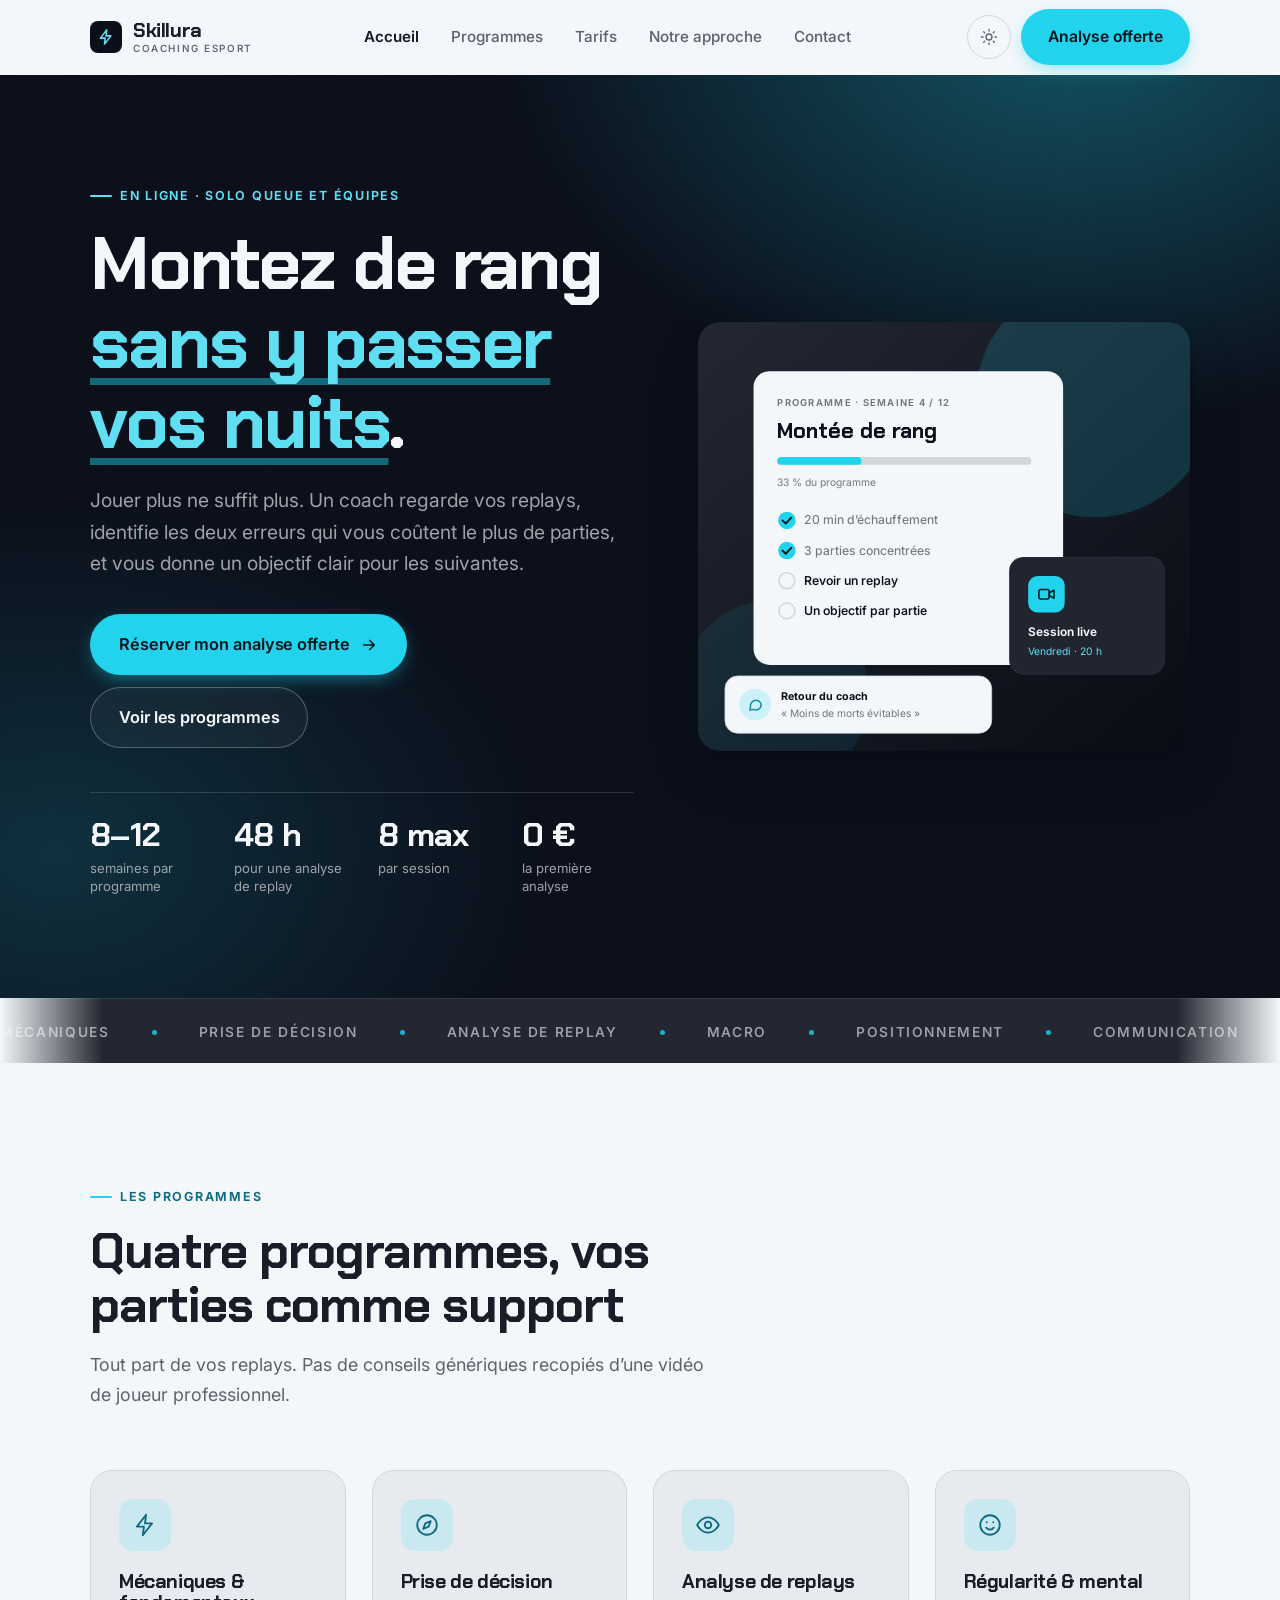
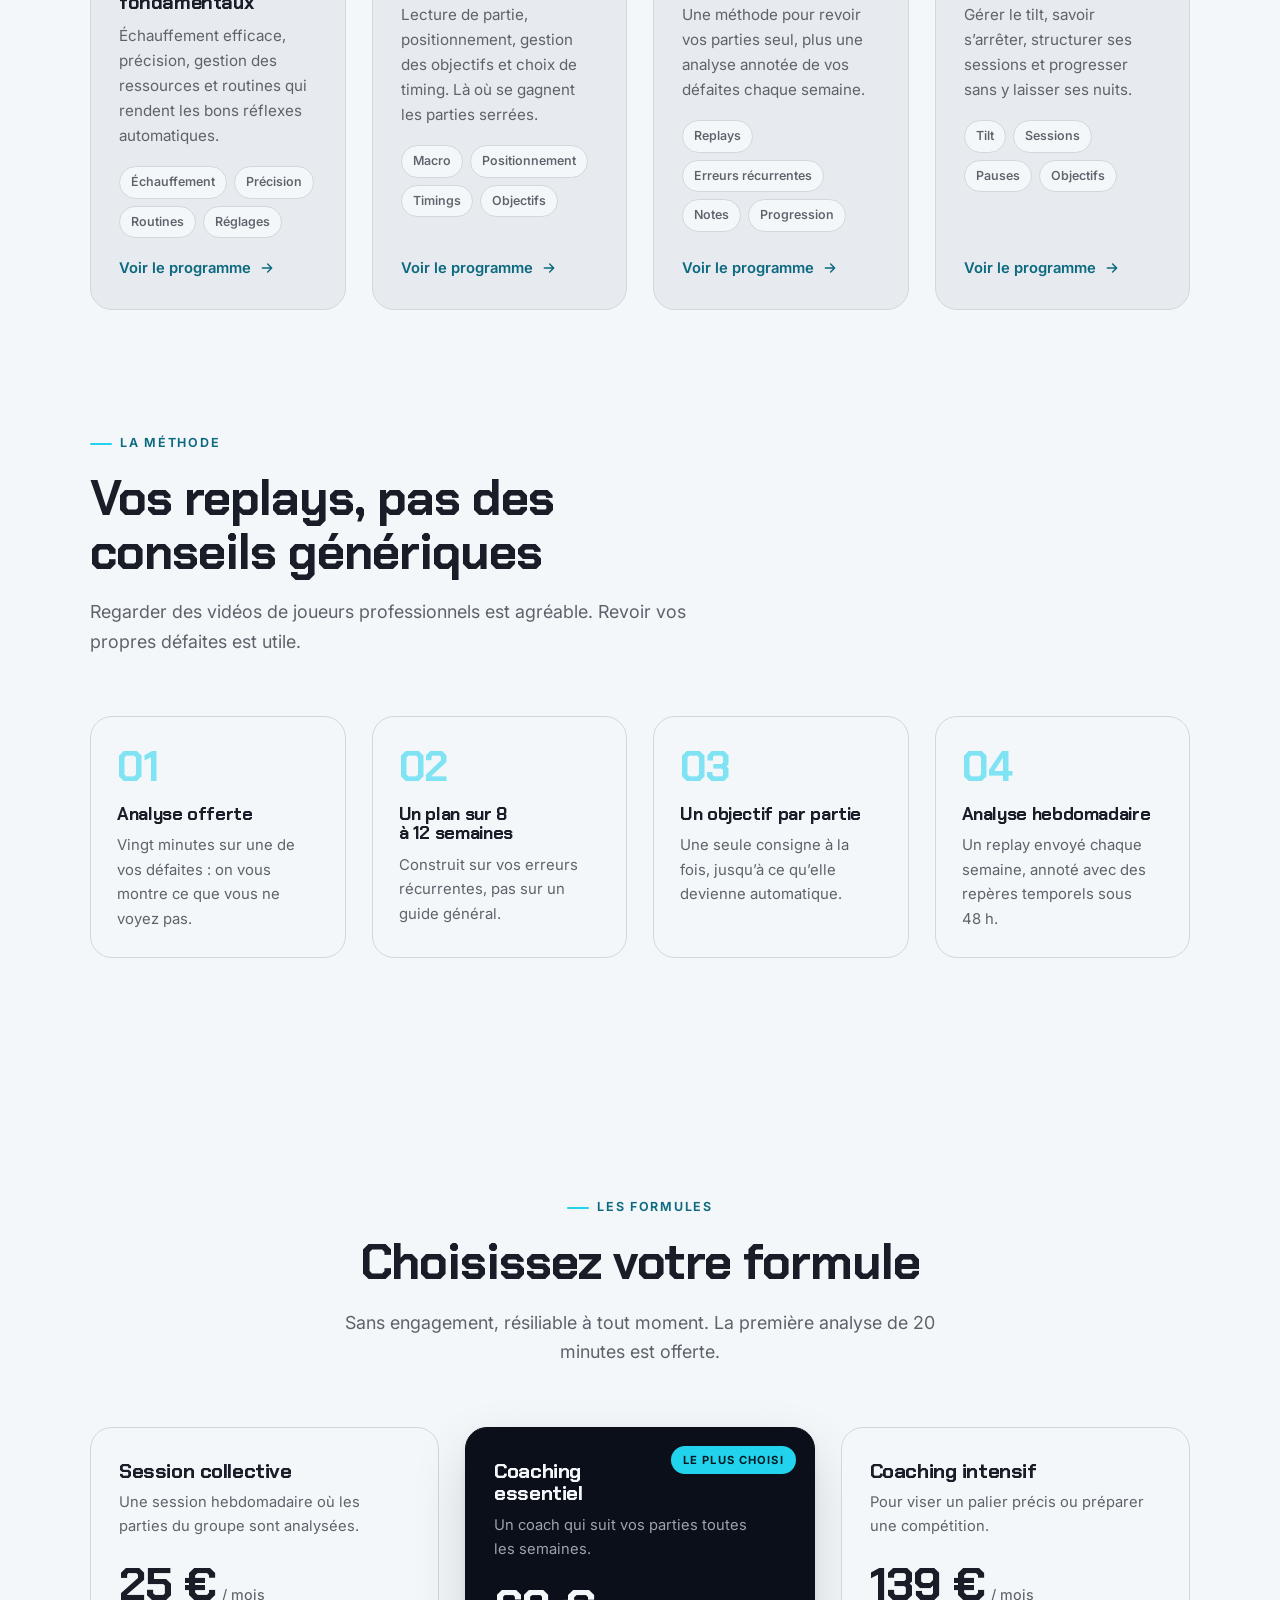
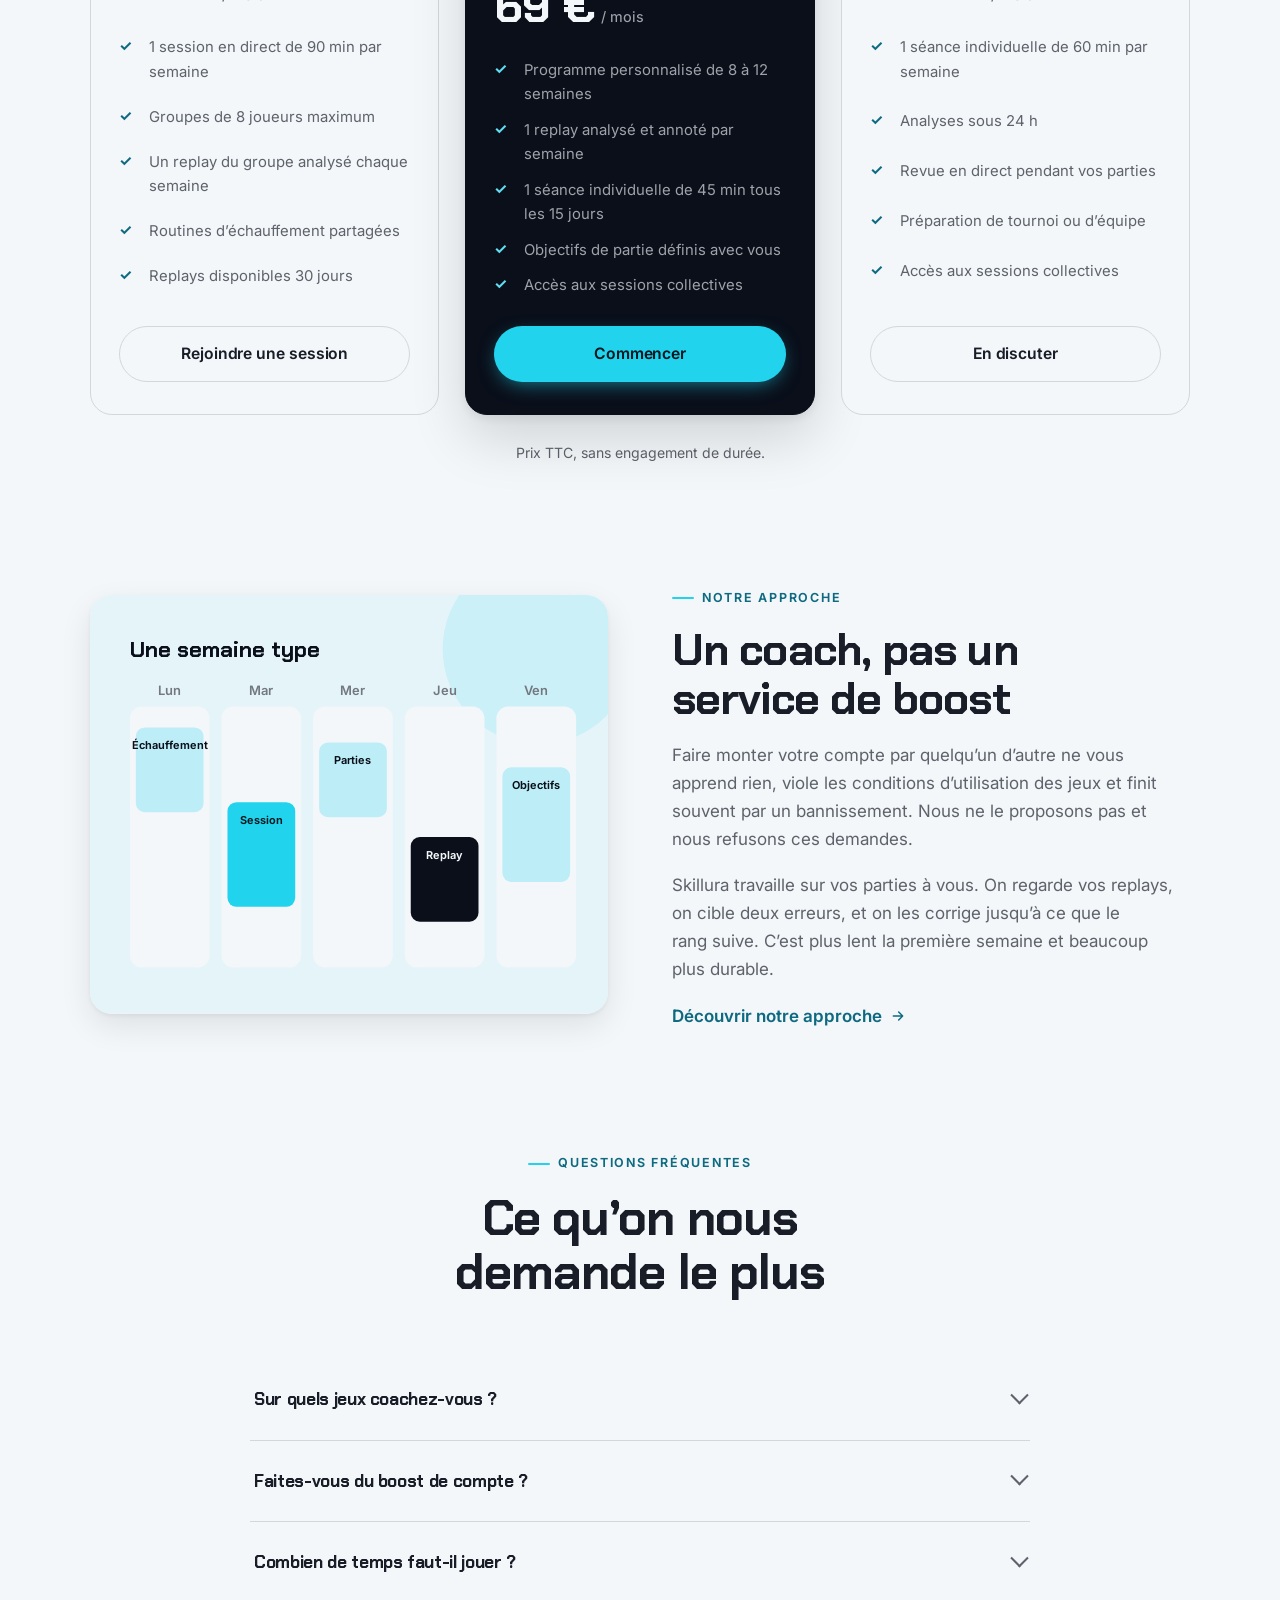
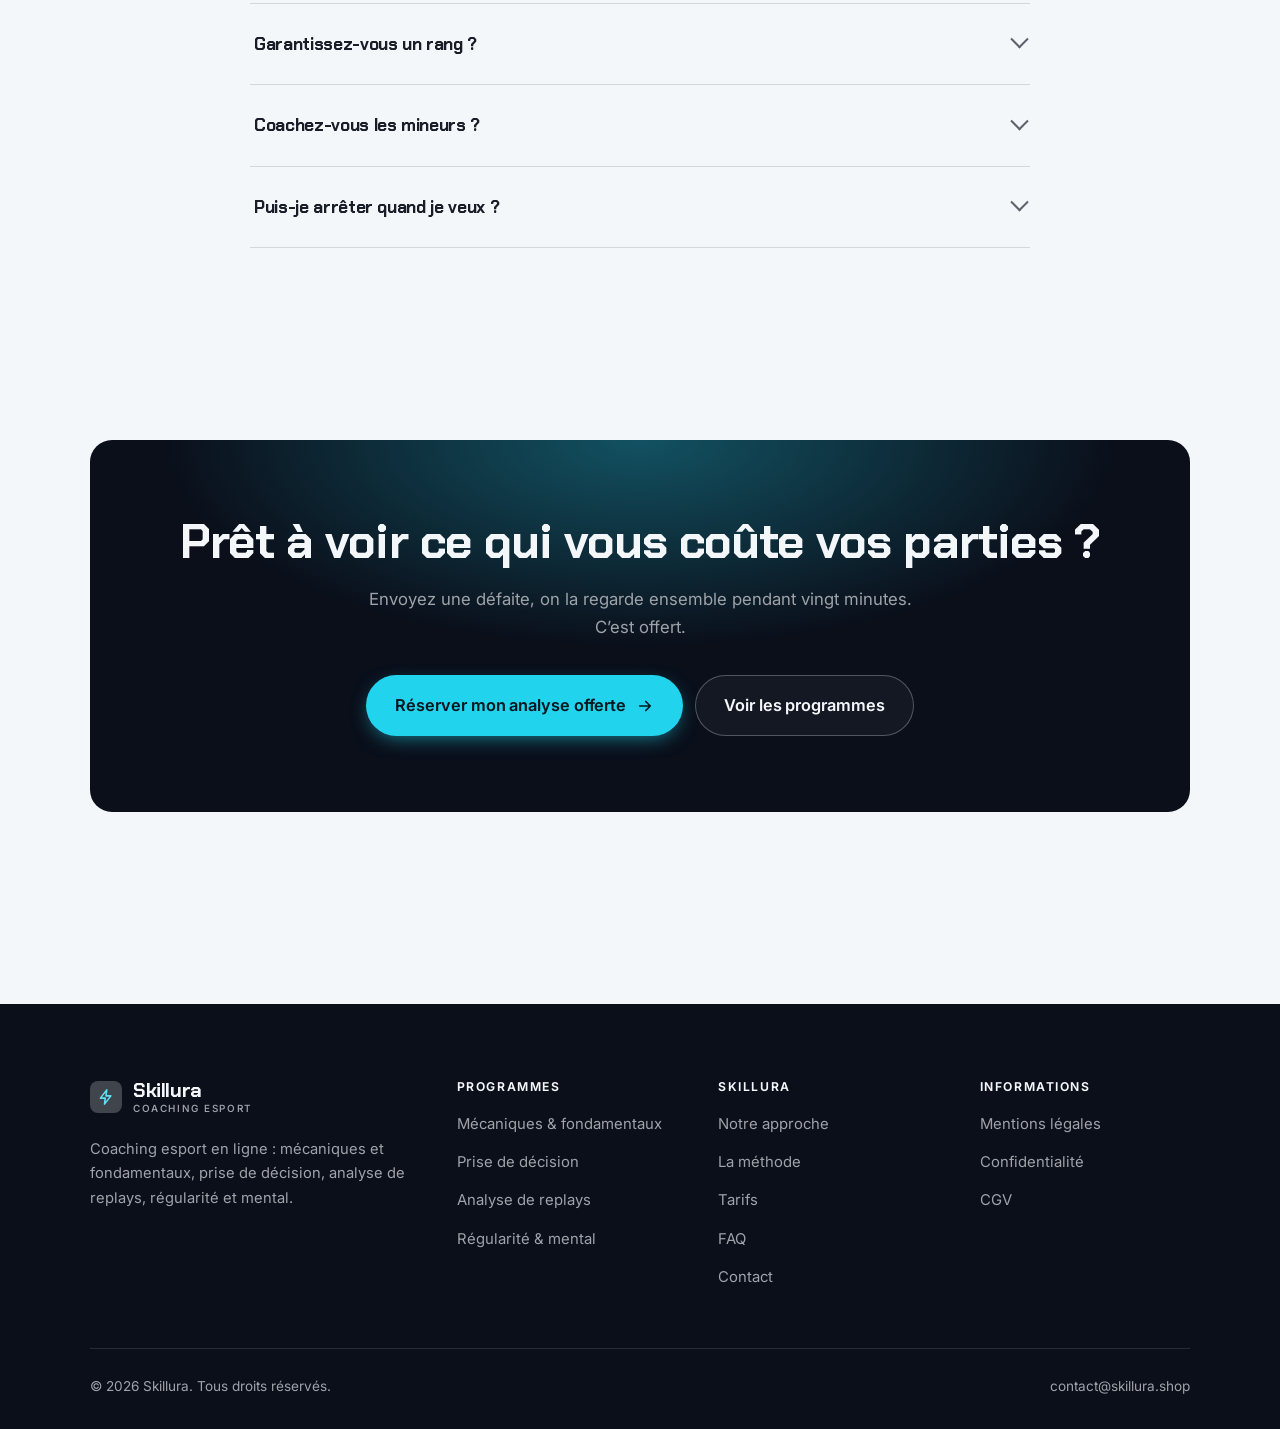
<file: index.html>
<!DOCTYPE html>
<html lang="fr" class="no-js">
<head>
<meta charset="utf-8">
<meta name="viewport" content="width=device-width, initial-scale=1">
<title>Skillura — Coaching esport : monter de rang sans y passer vos nuits</title>
<meta name="description" content="Coaching esport en ligne : analyse de vos replays, fondamentaux, prise de décision et régularité. Moins d’heures de jeu, plus de progression. Analyse offerte.">
<link rel="canonical" href="https://skillura.shop/">

<meta property="og:type" content="website">
<meta property="og:url" content="https://skillura.shop/">
<meta property="og:site_name" content="Skillura">
<meta property="og:locale" content="fr_FR">
<meta property="og:title" content="Skillura — Coaching esport : monter de rang sans y passer vos nuits">
<meta property="og:description" content="Coaching esport en ligne : analyse de vos replays, fondamentaux, prise de décision et régularité. Moins d’heures de jeu, plus de progression. Analyse offerte.">
<meta name="theme-color" content="#0a0f1a">

<link rel="icon" href="assets/img/favicon.svg" type="image/svg+xml">
<link rel="preconnect" href="https://fonts.googleapis.com">
<link rel="preconnect" href="https://fonts.gstatic.com" crossorigin>
<link rel="stylesheet" href="https://fonts.googleapis.com/css2?family=Chakra+Petch:wght@400;600;700&family=Inter:wght@400..700&display=swap">
<link rel="stylesheet" href="assets/css/style.css">

<!-- Thème appliqué avant le premier rendu (évite le flash) -->
<script>
document.documentElement.classList.remove('no-js');
(function(){try{var t=localStorage.getItem('site-theme');if(t){document.documentElement.setAttribute('data-theme',t);}}catch(e){}})();
</script>
<script type="application/ld+json">
{
  "@context": "https://schema.org",
  "@type": "Organization",
  "name": "Skillura",
  "url": "https://skillura.shop/",
  "email": "contact@skillura.shop",
  "description": "Coaching esport en ligne : analyse de vos replays, fondamentaux, prise de décision et régularité. Moins d’heures de jeu, plus de progression. Analyse offerte.",
  "areaServed": "FR",
  "knowsLanguage": "fr"
}
</script>
</head>

<body>
<a class="skip-link" href="#main">Aller au contenu principal</a>

<header class="site-header">
  <nav class="wrap nav" aria-label="Navigation principale">
    <a class="brand" href="index.html">
      <svg class="brand__mark" viewBox="0 0 64 64" aria-hidden="true">
        <rect class="bm-bg" width="64" height="64" rx="16"/>
        <g class="bm-ic" transform="translate(14 14) scale(1.5)" fill="none" stroke-width="2.1" stroke-linecap="round" stroke-linejoin="round"><path d="M13 2.5 4.5 13.5H11l-1 8 8.5-11H12z"/></g>
      </svg>
      <span>Skillura<span class="brand__sub">Coaching esport</span></span>
    </a>

    <ul class="nav__links" id="nav-links">
      <li><a href="index.html" aria-current="page">Accueil</a></li>
      <li><a href="programmes.html">Programmes</a></li>
      <li><a href="index.html#tarifs">Tarifs</a></li>
      <li><a href="a-propos.html">Notre approche</a></li>
      <li><a href="contact.html">Contact</a></li>
      <li><a class="btn btn--primary" href="contact.html">Analyse offerte</a></li>
    </ul>

    <div class="nav__cta">
      <button class="theme-toggle" type="button" aria-label="Passer en thème sombre">
        <svg class="icon-sun" viewBox="0 0 24 24" fill="none" stroke="currentColor" stroke-width="1.8" stroke-linecap="round" aria-hidden="true"><circle cx="12" cy="12" r="4"/><path d="M12 2v2m0 16v2M2 12h2m16 0h2M4.9 4.9l1.4 1.4m11.4 11.4 1.4 1.4M19.1 4.9l-1.4 1.4M6.3 17.7l-1.4 1.4"/></svg>
        <svg class="icon-moon" viewBox="0 0 24 24" fill="none" stroke="currentColor" stroke-width="1.8" stroke-linecap="round" stroke-linejoin="round" aria-hidden="true"><path d="M21 12.8A9 9 0 1 1 11.2 3a7 7 0 0 0 9.8 9.8z"/></svg>
      </button>
      <a class="btn btn--primary" href="contact.html">Analyse offerte</a>
      <button class="nav__toggle" type="button" aria-expanded="false" aria-controls="nav-links" aria-label="Ouvrir le menu">
        <svg class="icon-open" viewBox="0 0 24 24" fill="none" stroke="currentColor" stroke-width="2" stroke-linecap="round" aria-hidden="true"><path d="M3 6h18M3 12h18M3 18h18"/></svg>
        <svg class="icon-close" viewBox="0 0 24 24" fill="none" stroke="currentColor" stroke-width="2" stroke-linecap="round" aria-hidden="true"><path d="M6 6l12 12M18 6L6 18"/></svg>
      </button>
    </div>
  </nav>
</header>

<main id="main">

<section class="hero">
  <div class="wrap hero__inner">
    <div>
      <span class="eyebrow hero__eyebrow">En ligne · Solo queue et équipes</span>
      <h1>Montez de rang<br> <em>sans y passer vos nuits</em>.</h1>
      <p class="hero__lede">Jouer plus ne suffit plus. Un coach regarde vos replays, identifie les deux erreurs qui vous coûtent le plus de parties, et vous donne un objectif clair pour les suivantes.</p>

      <div class="hero__actions">
        <a class="btn btn--primary btn--lg" href="contact.html">Réserver mon analyse offerte <svg viewBox="0 0 24 24" fill="none" stroke="currentColor" stroke-width="2.2" stroke-linecap="round" stroke-linejoin="round" aria-hidden="true"><path d="M5 12h14M13 6l6 6-6 6"/></svg></a>
        <a class="btn btn--on-dark btn--lg" href="programmes.html">Voir les programmes</a>
      </div>

      <ul class="hero__proof">
        <li><span class="stat__num">8–12</span><span class="stat__label">semaines par programme</span></li>
        <li><span class="stat__num">48 h</span><span class="stat__label">pour une analyse de replay</span></li>
        <li><span class="stat__num">8 max</span><span class="stat__label">par session</span></li>
        <li><span class="stat__num">0 €</span><span class="stat__label">la première analyse</span></li>
      </ul>
    </div>

    <div class="hero__art">
      <svg viewBox="0 0 620 540" role="img" aria-label="Aperçu d’un programme esport en semaine 4 sur 12 : routine de la semaine, prochaine session en direct et retour du coach.">
        <defs>
          <linearGradient id="hbg" x1="0" y1="0" x2="1" y2="1">
            <stop offset="0" stop-color="#232731"/><stop offset="1" stop-color="#080c15"/>
          </linearGradient>
        </defs>
        <rect width="620" height="540" rx="22" fill="url(#hbg)"/>
        <circle cx="500" cy="96" r="150" fill="#22d3ee" opacity=".16"/>
        <circle cx="96" cy="470" r="120" fill="#22d3ee" opacity=".08"/>

        <g style="font-family: var(--font-body)">
          <!-- Carte programme -->
          <rect x="70" y="62" width="390" height="370" rx="20" fill="#f3f7fa"/>
          <text x="100" y="106" font-size="12" font-weight="650" letter-spacing="1.6" fill="#73777f">PROGRAMME · SEMAINE 4 / 12</text>
          <text x="100" y="146" font-size="27" font-weight="700" fill="#0a0f1a" style="font-family: var(--font-display)">Montée de rang</text>
          <rect x="100" y="170" width="320" height="10" rx="5" fill="#d2d7db"/>
          <rect x="100" y="170" width="106" height="10" rx="5" fill="#22d3ee"/>
          <text x="100" y="206" font-size="13" fill="#73777f">33 % du programme</text>
          <circle cx="112" cy="250" r="11" fill="#22d3ee"/><path d="M106.5 250l4 4 7-7.5" fill="none" stroke="#04181f" stroke-width="2.4" stroke-linecap="round" stroke-linejoin="round"/><text x="134" y="255" font-size="15.5" fill="#73777f" font-weight="450">20 min d’échauffement</text>
          <circle cx="112" cy="288" r="11" fill="#22d3ee"/><path d="M106.5 288l4 4 7-7.5" fill="none" stroke="#04181f" stroke-width="2.4" stroke-linecap="round" stroke-linejoin="round"/><text x="134" y="293" font-size="15.5" fill="#73777f" font-weight="450">3 parties concentrées</text>
          <circle cx="112" cy="326" r="10" fill="none" stroke="#d2d7db" stroke-width="2"/><text x="134" y="331" font-size="15.5" fill="#0a0f1a" font-weight="560">Revoir un replay</text>
          <circle cx="112" cy="364" r="10" fill="none" stroke="#d2d7db" stroke-width="2"/><text x="134" y="369" font-size="15.5" fill="#0a0f1a" font-weight="560">Un objectif par partie</text>

          <!-- Carte séance -->
          <rect x="392" y="296" width="196" height="148" rx="18" fill="#20252f" stroke="#ffffff" stroke-opacity=".08"/>
          <rect x="416" y="320" width="46" height="46" rx="12" fill="#22d3ee"/>
          <g transform="translate(427 331)" fill="none" stroke="#04181f" color="#04181f" stroke-width="2" stroke-linecap="round" stroke-linejoin="round"><rect x="2.5" y="6" width="13" height="12" rx="2.5"/><path d="M15.5 10.5 21.5 7v10l-6-3.5z"/></g>
          <text x="416" y="396" font-size="15" font-weight="650" fill="#f3f7fa">Session live</text>
          <text x="416" y="420" font-size="13" fill="#60dff3">Vendredi · 20 h</text>

          <!-- Retour du coach -->
          <rect x="34" y="446" width="336" height="72" rx="16" fill="#f3f7fa" stroke="#d2d7db"/>
          <circle cx="72" cy="482" r="20" fill="#cdf1f8"/>
          <g transform="translate(62 472) scale(.84)" fill="none" stroke="#16899b" stroke-width="2.2" stroke-linecap="round" stroke-linejoin="round"><path d="M21 12a8 8 0 0 1-11.6 7.1L4 20l1-4.6A8 8 0 1 1 21 12z"/></g>
          <text x="104" y="476" font-size="13.5" font-weight="700" fill="#0a0f1a">Retour du coach</text>
          <text x="104" y="498" font-size="13" fill="#73777f">« Moins de morts évitables »</text>
        </g>
      </svg>
    </div>
  </div>
</section>

<div class="marquee" aria-hidden="true">
  <div class="marquee__track"><span>Mécaniques</span><span>Prise de décision</span><span>Analyse de replay</span><span>Macro</span><span>Positionnement</span><span>Communication</span><span>Échauffement</span><span>Régularité</span><span>Tilt</span><span>Objectifs</span><span>Mécaniques</span><span>Prise de décision</span><span>Analyse de replay</span><span>Macro</span><span>Positionnement</span><span>Communication</span><span>Échauffement</span><span>Régularité</span><span>Tilt</span><span>Objectifs</span></div>
</div>

<section class="section wrap" id="programmes">
  <div class="section-head reveal">
    <span class="eyebrow">Les programmes</span>
    <h2>Quatre programmes, vos parties comme support</h2>
    <p>Tout part de vos replays. Pas de conseils génériques recopiés d’une vidéo de joueur professionnel.</p>
  </div>
  <div class="grid grid--4 reveal-group">
    <a class="card" href="programmes.html#fondamentaux">
      <div class="card__icon"><svg viewBox="0 0 24 24" fill="none" stroke="currentColor" stroke-width="1.7" stroke-linecap="round" stroke-linejoin="round" aria-hidden="true"><path d="M13 2.5 4.5 13.5H11l-1 8 8.5-11H12z"/></svg></div>
      <h3>Mécaniques &amp; fondamentaux</h3>
      <p>Échauffement efficace, précision, gestion des ressources et routines qui rendent les bons réflexes automatiques.</p>
      <ul class="tags"><li>Échauffement</li><li>Précision</li><li>Routines</li><li>Réglages</li></ul>
      <span class="arrow-link">Voir le programme <svg viewBox="0 0 24 24" fill="none" stroke="currentColor" stroke-width="2.2" stroke-linecap="round" stroke-linejoin="round" aria-hidden="true"><path d="M5 12h14M13 6l6 6-6 6"/></svg></span>
    </a>
    <a class="card" href="programmes.html#decision">
      <div class="card__icon"><svg viewBox="0 0 24 24" fill="none" stroke="currentColor" stroke-width="1.7" stroke-linecap="round" stroke-linejoin="round" aria-hidden="true"><circle cx="12" cy="12" r="9"/><path d="M15.5 8.5 13.5 13.5 8.5 15.5 10.5 10.5z"/></svg></div>
      <h3>Prise de décision</h3>
      <p>Lecture de partie, positionnement, gestion des objectifs et choix de timing. Là où se gagnent les parties serrées.</p>
      <ul class="tags"><li>Macro</li><li>Positionnement</li><li>Timings</li><li>Objectifs</li></ul>
      <span class="arrow-link">Voir le programme <svg viewBox="0 0 24 24" fill="none" stroke="currentColor" stroke-width="2.2" stroke-linecap="round" stroke-linejoin="round" aria-hidden="true"><path d="M5 12h14M13 6l6 6-6 6"/></svg></span>
    </a>
    <a class="card" href="programmes.html#replays">
      <div class="card__icon"><svg viewBox="0 0 24 24" fill="none" stroke="currentColor" stroke-width="1.7" stroke-linecap="round" stroke-linejoin="round" aria-hidden="true"><path d="M2 12s3.6-7 10-7 10 7 10 7-3.6 7-10 7S2 12 2 12z"/><circle cx="12" cy="12" r="3"/></svg></div>
      <h3>Analyse de replays</h3>
      <p>Une méthode pour revoir vos parties seul, plus une analyse annotée de vos défaites chaque semaine.</p>
      <ul class="tags"><li>Replays</li><li>Erreurs récurrentes</li><li>Notes</li><li>Progression</li></ul>
      <span class="arrow-link">Voir le programme <svg viewBox="0 0 24 24" fill="none" stroke="currentColor" stroke-width="2.2" stroke-linecap="round" stroke-linejoin="round" aria-hidden="true"><path d="M5 12h14M13 6l6 6-6 6"/></svg></span>
    </a>
    <a class="card" href="programmes.html#regularite">
      <div class="card__icon"><svg viewBox="0 0 24 24" fill="none" stroke="currentColor" stroke-width="1.7" stroke-linecap="round" stroke-linejoin="round" aria-hidden="true"><circle cx="12" cy="12" r="9"/><path d="M8.5 14.5c1 1.2 2.2 1.8 3.5 1.8s2.5-.6 3.5-1.8M9 9.5h.01M15 9.5h.01"/></svg></div>
      <h3>Régularité &amp; mental</h3>
      <p>Gérer le tilt, savoir s’arrêter, structurer ses sessions et progresser sans y laisser ses nuits.</p>
      <ul class="tags"><li>Tilt</li><li>Sessions</li><li>Pauses</li><li>Objectifs</li></ul>
      <span class="arrow-link">Voir le programme <svg viewBox="0 0 24 24" fill="none" stroke="currentColor" stroke-width="2.2" stroke-linecap="round" stroke-linejoin="round" aria-hidden="true"><path d="M5 12h14M13 6l6 6-6 6"/></svg></span>
    </a>
  </div>
</section>

<section class="section section--flush wrap" id="methode">
  <div class="section-head reveal">
    <span class="eyebrow">La méthode</span>
    <h2>Vos replays, pas des conseils génériques</h2>
    <p>Regarder des vidéos de joueurs professionnels est agréable. Revoir vos propres défaites est utile.</p>
  </div>
  <div class="grid grid--4 steps reveal-group">
    <article class="step">
      <h3>Analyse offerte</h3>
      <p>Vingt minutes sur une de vos défaites : on vous montre ce que vous ne voyez pas.</p>
    </article>
    <article class="step">
      <h3>Un plan sur 8 à 12 semaines</h3>
      <p>Construit sur vos erreurs récurrentes, pas sur un guide général.</p>
    </article>
    <article class="step">
      <h3>Un objectif par partie</h3>
      <p>Une seule consigne à la fois, jusqu’à ce qu’elle devienne automatique.</p>
    </article>
    <article class="step">
      <h3>Analyse hebdomadaire</h3>
      <p>Un replay envoyé chaque semaine, annoté avec des repères temporels sous 48 h.</p>
    </article>
  </div>
</section>

<section class="section wrap" id="tarifs">
  <div class="section-head section-head--center reveal">
    <span class="eyebrow">Les formules</span>
    <h2>Choisissez votre formule</h2>
    <p>Sans engagement, résiliable à tout moment. La première analyse de 20 minutes est offerte.</p>
  </div>
  <div class="grid grid--3 plans reveal-group">
    <article class="plan">
      
      <h3>Session collective</h3>
      <p class="plan__desc">Une session hebdomadaire où les parties du groupe sont analysées.</p>
      <p class="plan__price">25 €<span class="plan__period">/ mois</span></p>
      <ul class="plan__features">
        <li>1 session en direct de 90 min par semaine</li>
        <li>Groupes de 8 joueurs maximum</li>
        <li>Un replay du groupe analysé chaque semaine</li>
        <li>Routines d’échauffement partagées</li>
        <li>Replays disponibles 30 jours</li>
      </ul>
      <a class="btn btn--ghost btn--block" href="contact.html">Rejoindre une session</a>
    </article>
    <article class="plan plan--featured">
      <span class="plan__tag">Le plus choisi</span>
      <h3>Coaching essentiel</h3>
      <p class="plan__desc">Un coach qui suit vos parties toutes les semaines.</p>
      <p class="plan__price">69 €<span class="plan__period">/ mois</span></p>
      <ul class="plan__features">
        <li>Programme personnalisé de 8 à 12 semaines</li>
        <li>1 replay analysé et annoté par semaine</li>
        <li>1 séance individuelle de 45 min tous les 15 jours</li>
        <li>Objectifs de partie définis avec vous</li>
        <li>Accès aux sessions collectives</li>
      </ul>
      <a class="btn btn--primary btn--block" href="contact.html">Commencer</a>
    </article>
    <article class="plan">
      
      <h3>Coaching intensif</h3>
      <p class="plan__desc">Pour viser un palier précis ou préparer une compétition.</p>
      <p class="plan__price">139 €<span class="plan__period">/ mois</span></p>
      <ul class="plan__features">
        <li>1 séance individuelle de 60 min par semaine</li>
        <li>Analyses sous 24 h</li>
        <li>Revue en direct pendant vos parties</li>
        <li>Préparation de tournoi ou d’équipe</li>
        <li>Accès aux sessions collectives</li>
      </ul>
      <a class="btn btn--ghost btn--block" href="contact.html">En discuter</a>
    </article>
  </div>
  <p class="plans-note">Prix TTC, sans engagement de durée.</p>
</section>

<section class="section section--flush wrap">
  <div class="split reveal">
    <div class="split__art">
      <svg viewBox="0 0 520 420" role="img" aria-label="Exemple de semaine type : Échauffement, Session, Parties, Replay, Objectifs.">
        <rect width="520" height="420" rx="20" fill="#e4f4f9"/>
        <circle cx="450" cy="54" r="96" fill="#22d3ee" opacity=".12"/>
        <g style="font-family: var(--font-body)">
        <text x="40" y="62" font-size="22" font-weight="700" fill="#0a0f1a" style="font-family: var(--font-display)">Une semaine type</text>
        <text x="80" y="100" text-anchor="middle" font-size="13" font-weight="600" fill="#73777f">Lun</text>
        <rect x="40" y="112" width="80" height="262" rx="12" fill="#f3f7fa"/>
        <rect x="46" y="133" width="68" height="85" rx="9" fill="#bdeef7"/>
        <text x="80" y="155" text-anchor="middle" font-size="11" font-weight="650" fill="#0a0f1a">Échauffement</text>
        <text x="172" y="100" text-anchor="middle" font-size="13" font-weight="600" fill="#73777f">Mar</text>
        <rect x="132" y="112" width="80" height="262" rx="12" fill="#f3f7fa"/>
        <rect x="138" y="208" width="68" height="105" rx="9" fill="#22d3ee"/>
        <text x="172" y="230" text-anchor="middle" font-size="11" font-weight="650" fill="#04181f">Session</text>
        <text x="264" y="100" text-anchor="middle" font-size="13" font-weight="600" fill="#73777f">Mer</text>
        <rect x="224" y="112" width="80" height="262" rx="12" fill="#f3f7fa"/>
        <rect x="230" y="148" width="68" height="75" rx="9" fill="#bdeef7"/>
        <text x="264" y="170" text-anchor="middle" font-size="11" font-weight="650" fill="#0a0f1a">Parties</text>
        <text x="356" y="100" text-anchor="middle" font-size="13" font-weight="600" fill="#73777f">Jeu</text>
        <rect x="316" y="112" width="80" height="262" rx="12" fill="#f3f7fa"/>
        <rect x="322" y="243" width="68" height="85" rx="9" fill="#0a0f1a"/>
        <text x="356" y="265" text-anchor="middle" font-size="11" font-weight="650" fill="#f3f7fa">Replay</text>
        <text x="448" y="100" text-anchor="middle" font-size="13" font-weight="600" fill="#73777f">Ven</text>
        <rect x="408" y="112" width="80" height="262" rx="12" fill="#f3f7fa"/>
        <rect x="414" y="173" width="68" height="115" rx="9" fill="#bdeef7"/>
        <text x="448" y="195" text-anchor="middle" font-size="11" font-weight="650" fill="#0a0f1a">Objectifs</text>
        </g>
      </svg>
    </div>
    <div>
      <span class="eyebrow">Notre approche</span>
      <h2>Un coach, pas un service de boost</h2>
      <p>Faire monter votre compte par quelqu’un d’autre ne vous apprend rien, viole les conditions d’utilisation des jeux et finit souvent par un bannissement. Nous ne le proposons pas et nous refusons ces demandes.</p>
      <p>Skillura travaille sur vos parties à vous. On regarde vos replays, on cible deux erreurs, et on les corrige jusqu’à ce que le rang suive. C’est plus lent la première semaine et beaucoup plus durable.</p>
      <p><a class="arrow-link" href="a-propos.html">Découvrir notre approche <svg viewBox="0 0 24 24" fill="none" stroke="currentColor" stroke-width="2.2" stroke-linecap="round" stroke-linejoin="round" aria-hidden="true"><path d="M5 12h14M13 6l6 6-6 6"/></svg></a></p>
    </div>
  </div>
</section>

<section class="section section--flush wrap" id="faq">
  <div class="section-head section-head--center reveal">
    <span class="eyebrow">Questions fréquentes</span>
    <h2>Ce qu’on nous demande le plus</h2>
  </div>
  <div class="faq reveal">
    <details>
      <summary>Sur quels jeux coachez-vous ?</summary>
      <p>Principalement les jeux compétitifs en équipe et les FPS tactiques. Dites-nous votre jeu et votre rang : si nous ne pouvons pas vous aider sérieusement, nous le dirons plutôt que d’accepter.</p>
    </details>
    <details>
      <summary>Faites-vous du boost de compte ?</summary>
      <p>Non, jamais. C’est interdit par les éditeurs, cela expose à un bannissement, et cela ne fait progresser personne.</p>
    </details>
    <details>
      <summary>Combien de temps faut-il jouer ?</summary>
      <p>Une heure par jour bien structurée suffit pour progresser. Les longues sessions fatiguées font plus de mal que de bien.</p>
    </details>
    <details>
      <summary>Garantissez-vous un rang ?</summary>
      <p>Non. Nous garantissons une analyse honnête et un plan clair. Le classement dépend aussi de votre régularité et de vos coéquipiers.</p>
    </details>
    <details>
      <summary>Coachez-vous les mineurs ?</summary>
      <p>À partir de 13 ans, avec inscription par un parent qui reçoit les comptes rendus et peut assister aux séances.</p>
    </details>
    <details>
      <summary>Puis-je arrêter quand je veux ?</summary>
      <p>Oui. Aucune formule n’a d’engagement : vous résiliez à tout moment et l’accès reste ouvert jusqu’à la fin du mois déjà payé.</p>
    </details>
  </div>
</section>

<section class="wrap section--tight">
  <div class="cta-band reveal">
    <h2>Prêt à voir ce qui vous coûte vos parties ?</h2>
    <p>Envoyez une défaite, on la regarde ensemble pendant vingt minutes. C’est offert.</p>
    <div class="hero__actions">
      <a class="btn btn--primary btn--lg" href="contact.html">Réserver mon analyse offerte <svg viewBox="0 0 24 24" fill="none" stroke="currentColor" stroke-width="2.2" stroke-linecap="round" stroke-linejoin="round" aria-hidden="true"><path d="M5 12h14M13 6l6 6-6 6"/></svg></a>
      <a class="btn btn--on-dark btn--lg" href="programmes.html">Voir les programmes</a>
    </div>
  </div>
</section>

</main>

<footer class="site-footer">
  <div class="wrap">
    <div class="footer__grid">
      <div class="footer__brand">
        <a class="brand" href="index.html">
          <svg class="brand__mark" viewBox="0 0 64 64" aria-hidden="true">
        <rect class="bm-bg" width="64" height="64" rx="16"/>
        <g class="bm-ic" transform="translate(14 14) scale(1.5)" fill="none" stroke-width="2.1" stroke-linecap="round" stroke-linejoin="round"><path d="M13 2.5 4.5 13.5H11l-1 8 8.5-11H12z"/></g>
      </svg>
          <span>Skillura<span class="brand__sub">Coaching esport</span></span>
        </a>
        <p>Coaching esport en ligne : mécaniques et fondamentaux, prise de décision, analyse de replays, régularité et mental.</p>
      </div>

      <div class="footer__col">
        <h4>Programmes</h4>
        <ul>
          <li><a href="programmes.html#fondamentaux">Mécaniques &amp; fondamentaux</a></li>
          <li><a href="programmes.html#decision">Prise de décision</a></li>
          <li><a href="programmes.html#replays">Analyse de replays</a></li>
          <li><a href="programmes.html#regularite">Régularité &amp; mental</a></li>
        </ul>
      </div>

      <div class="footer__col">
        <h4>Skillura</h4>
        <ul>
          <li><a href="a-propos.html">Notre approche</a></li>
          <li><a href="index.html#methode">La méthode</a></li>
          <li><a href="index.html#tarifs">Tarifs</a></li>
          <li><a href="index.html#faq">FAQ</a></li>
          <li><a href="contact.html">Contact</a></li>
        </ul>
      </div>

      <div class="footer__col">
        <h4>Informations</h4>
        <ul>
          <li><a href="mentions-legales.html">Mentions légales</a></li>
          <li><a href="mentions-legales.html#confidentialite">Confidentialité</a></li>
          <li><a href="mentions-legales.html#cgv">CGV</a></li>
        </ul>
      </div>
    </div>

    <div class="footer__bottom">
      <p>© <span data-year>2026</span> Skillura. Tous droits réservés.</p>
      <p><a href="mailto:contact@skillura.shop">contact@skillura.shop</a></p>
    </div>
  </div>
</footer>

<script src="assets/js/main.js" defer></script>
</body>
</html>
</file>
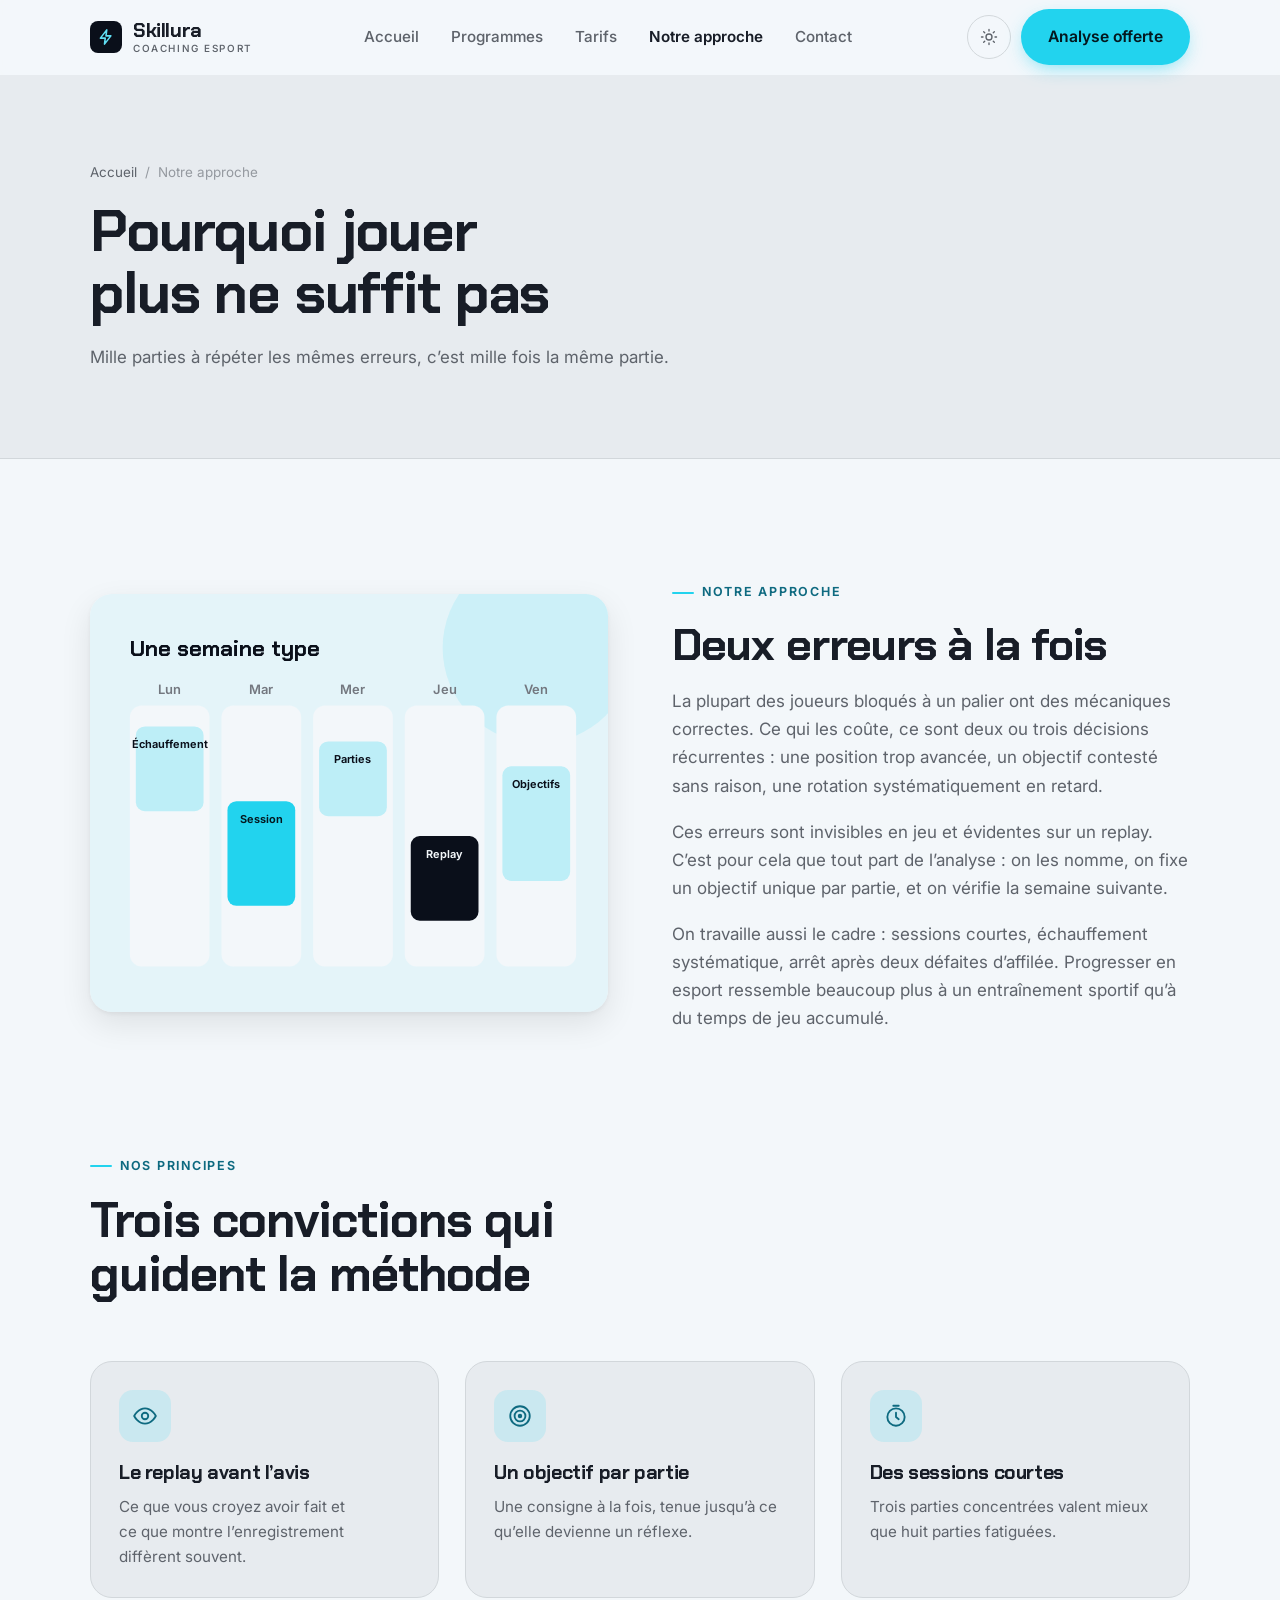
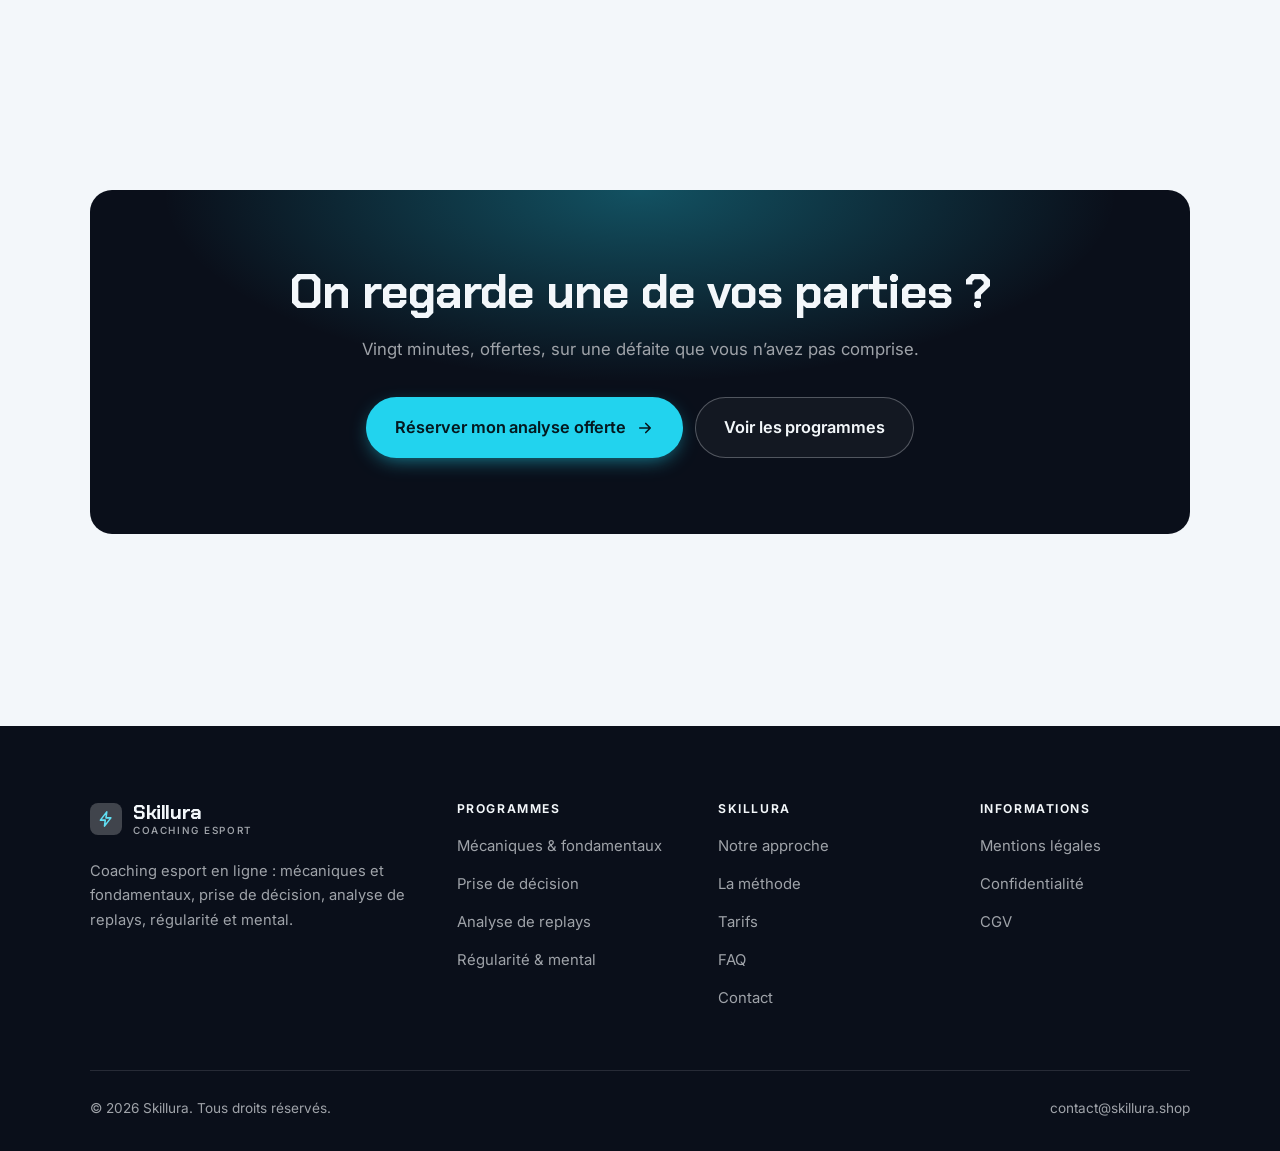
<file: a-propos.html>
<!DOCTYPE html>
<html lang="fr" class="no-js">
<head>
<meta charset="utf-8">
<meta name="viewport" content="width=device-width, initial-scale=1">
<title>Notre approche — Skillura</title>
<meta name="description" content="Pourquoi un coach esport fait progresser plus vite que le volume de parties, et les principes de Skillura.">
<link rel="canonical" href="https://skillura.shop/a-propos.html">

<meta property="og:type" content="website">
<meta property="og:url" content="https://skillura.shop/a-propos.html">
<meta property="og:site_name" content="Skillura">
<meta property="og:locale" content="fr_FR">
<meta property="og:title" content="Notre approche — Skillura">
<meta property="og:description" content="Pourquoi un coach esport fait progresser plus vite que le volume de parties, et les principes de Skillura.">
<meta name="theme-color" content="#0a0f1a">

<link rel="icon" href="assets/img/favicon.svg" type="image/svg+xml">
<link rel="preconnect" href="https://fonts.googleapis.com">
<link rel="preconnect" href="https://fonts.gstatic.com" crossorigin>
<link rel="stylesheet" href="https://fonts.googleapis.com/css2?family=Chakra+Petch:wght@400;600;700&family=Inter:wght@400..700&display=swap">
<link rel="stylesheet" href="assets/css/style.css">

<!-- Thème appliqué avant le premier rendu (évite le flash) -->
<script>
document.documentElement.classList.remove('no-js');
(function(){try{var t=localStorage.getItem('site-theme');if(t){document.documentElement.setAttribute('data-theme',t);}}catch(e){}})();
</script>
</head>

<body>
<a class="skip-link" href="#main">Aller au contenu principal</a>

<header class="site-header">
  <nav class="wrap nav" aria-label="Navigation principale">
    <a class="brand" href="index.html">
      <svg class="brand__mark" viewBox="0 0 64 64" aria-hidden="true">
        <rect class="bm-bg" width="64" height="64" rx="16"/>
        <g class="bm-ic" transform="translate(14 14) scale(1.5)" fill="none" stroke-width="2.1" stroke-linecap="round" stroke-linejoin="round"><path d="M13 2.5 4.5 13.5H11l-1 8 8.5-11H12z"/></g>
      </svg>
      <span>Skillura<span class="brand__sub">Coaching esport</span></span>
    </a>

    <ul class="nav__links" id="nav-links">
      <li><a href="index.html">Accueil</a></li>
      <li><a href="programmes.html">Programmes</a></li>
      <li><a href="index.html#tarifs">Tarifs</a></li>
      <li><a href="a-propos.html" aria-current="page">Notre approche</a></li>
      <li><a href="contact.html">Contact</a></li>
      <li><a class="btn btn--primary" href="contact.html">Analyse offerte</a></li>
    </ul>

    <div class="nav__cta">
      <button class="theme-toggle" type="button" aria-label="Passer en thème sombre">
        <svg class="icon-sun" viewBox="0 0 24 24" fill="none" stroke="currentColor" stroke-width="1.8" stroke-linecap="round" aria-hidden="true"><circle cx="12" cy="12" r="4"/><path d="M12 2v2m0 16v2M2 12h2m16 0h2M4.9 4.9l1.4 1.4m11.4 11.4 1.4 1.4M19.1 4.9l-1.4 1.4M6.3 17.7l-1.4 1.4"/></svg>
        <svg class="icon-moon" viewBox="0 0 24 24" fill="none" stroke="currentColor" stroke-width="1.8" stroke-linecap="round" stroke-linejoin="round" aria-hidden="true"><path d="M21 12.8A9 9 0 1 1 11.2 3a7 7 0 0 0 9.8 9.8z"/></svg>
      </button>
      <a class="btn btn--primary" href="contact.html">Analyse offerte</a>
      <button class="nav__toggle" type="button" aria-expanded="false" aria-controls="nav-links" aria-label="Ouvrir le menu">
        <svg class="icon-open" viewBox="0 0 24 24" fill="none" stroke="currentColor" stroke-width="2" stroke-linecap="round" aria-hidden="true"><path d="M3 6h18M3 12h18M3 18h18"/></svg>
        <svg class="icon-close" viewBox="0 0 24 24" fill="none" stroke="currentColor" stroke-width="2" stroke-linecap="round" aria-hidden="true"><path d="M6 6l12 12M18 6L6 18"/></svg>
      </button>
    </div>
  </nav>
</header>

<main id="main">

<section class="page-head">
  <div class="wrap">
    <nav class="breadcrumb" aria-label="Fil d’Ariane">
      <a href="index.html">Accueil</a><span>/</span><span aria-current="page">Notre approche</span>
    </nav>
    <h1>Pourquoi jouer plus ne suffit pas</h1>
    <p>Mille parties à répéter les mêmes erreurs, c’est mille fois la même partie.</p>
  </div>
</section>

<section class="section wrap">
  <div class="split reveal">
    <div class="split__art">
      <svg viewBox="0 0 520 420" role="img" aria-label="Exemple de semaine type : Échauffement, Session, Parties, Replay, Objectifs.">
        <rect width="520" height="420" rx="20" fill="#e4f4f9"/>
        <circle cx="450" cy="54" r="96" fill="#22d3ee" opacity=".12"/>
        <g style="font-family: var(--font-body)">
        <text x="40" y="62" font-size="22" font-weight="700" fill="#0a0f1a" style="font-family: var(--font-display)">Une semaine type</text>
        <text x="80" y="100" text-anchor="middle" font-size="13" font-weight="600" fill="#73777f">Lun</text>
        <rect x="40" y="112" width="80" height="262" rx="12" fill="#f3f7fa"/>
        <rect x="46" y="133" width="68" height="85" rx="9" fill="#bdeef7"/>
        <text x="80" y="155" text-anchor="middle" font-size="11" font-weight="650" fill="#0a0f1a">Échauffement</text>
        <text x="172" y="100" text-anchor="middle" font-size="13" font-weight="600" fill="#73777f">Mar</text>
        <rect x="132" y="112" width="80" height="262" rx="12" fill="#f3f7fa"/>
        <rect x="138" y="208" width="68" height="105" rx="9" fill="#22d3ee"/>
        <text x="172" y="230" text-anchor="middle" font-size="11" font-weight="650" fill="#04181f">Session</text>
        <text x="264" y="100" text-anchor="middle" font-size="13" font-weight="600" fill="#73777f">Mer</text>
        <rect x="224" y="112" width="80" height="262" rx="12" fill="#f3f7fa"/>
        <rect x="230" y="148" width="68" height="75" rx="9" fill="#bdeef7"/>
        <text x="264" y="170" text-anchor="middle" font-size="11" font-weight="650" fill="#0a0f1a">Parties</text>
        <text x="356" y="100" text-anchor="middle" font-size="13" font-weight="600" fill="#73777f">Jeu</text>
        <rect x="316" y="112" width="80" height="262" rx="12" fill="#f3f7fa"/>
        <rect x="322" y="243" width="68" height="85" rx="9" fill="#0a0f1a"/>
        <text x="356" y="265" text-anchor="middle" font-size="11" font-weight="650" fill="#f3f7fa">Replay</text>
        <text x="448" y="100" text-anchor="middle" font-size="13" font-weight="600" fill="#73777f">Ven</text>
        <rect x="408" y="112" width="80" height="262" rx="12" fill="#f3f7fa"/>
        <rect x="414" y="173" width="68" height="115" rx="9" fill="#bdeef7"/>
        <text x="448" y="195" text-anchor="middle" font-size="11" font-weight="650" fill="#0a0f1a">Objectifs</text>
        </g>
      </svg>
    </div>
    <div>
      <span class="eyebrow">Notre approche</span>
      <h2>Deux erreurs à la fois</h2>
      <p>La plupart des joueurs bloqués à un palier ont des mécaniques correctes. Ce qui les coûte, ce sont deux ou trois décisions récurrentes : une position trop avancée, un objectif contesté sans raison, une rotation systématiquement en retard.</p>
      <p>Ces erreurs sont invisibles en jeu et évidentes sur un replay. C’est pour cela que tout part de l’analyse : on les nomme, on fixe un objectif unique par partie, et on vérifie la semaine suivante.</p>
      <p>On travaille aussi le cadre : sessions courtes, échauffement systématique, arrêt après deux défaites d’affilée. Progresser en esport ressemble beaucoup plus à un entraînement sportif qu’à du temps de jeu accumulé.</p>
      <!--
        À COMPLÉTER : ajoutez une présentation de la personne qui coache
        (prénom, parcours réel), avec une photo si possible. N'inventez ni
        diplôme ni expérience : voir README.md.
      -->
    </div>
  </div>
</section>

<section class="section section--flush wrap">
  <div class="section-head reveal">
    <span class="eyebrow">Nos principes</span>
    <h2>Trois convictions qui guident la méthode</h2>
  </div>
  <div class="grid grid--3 reveal-group">
    <article class="card">
      <div class="card__icon"><svg viewBox="0 0 24 24" fill="none" stroke="currentColor" stroke-width="1.7" stroke-linecap="round" stroke-linejoin="round" aria-hidden="true"><path d="M2 12s3.6-7 10-7 10 7 10 7-3.6 7-10 7S2 12 2 12z"/><circle cx="12" cy="12" r="3"/></svg></div>
      <h3>Le replay avant l’avis</h3>
      <p>Ce que vous croyez avoir fait et ce que montre l’enregistrement diffèrent souvent.</p>
    </article>
    <article class="card">
      <div class="card__icon"><svg viewBox="0 0 24 24" fill="none" stroke="currentColor" stroke-width="1.7" stroke-linecap="round" stroke-linejoin="round" aria-hidden="true"><circle cx="12" cy="12" r="9"/><circle cx="12" cy="12" r="5"/><circle cx="12" cy="12" r="1.2" fill="currentColor"/></svg></div>
      <h3>Un objectif par partie</h3>
      <p>Une consigne à la fois, tenue jusqu’à ce qu’elle devienne un réflexe.</p>
    </article>
    <article class="card">
      <div class="card__icon"><svg viewBox="0 0 24 24" fill="none" stroke="currentColor" stroke-width="1.7" stroke-linecap="round" stroke-linejoin="round" aria-hidden="true"><circle cx="12" cy="13" r="8"/><path d="M12 9v4l2.5 2M9.5 2.5h5"/></svg></div>
      <h3>Des sessions courtes</h3>
      <p>Trois parties concentrées valent mieux que huit parties fatiguées.</p>
    </article>
  </div>
</section>

<section class="wrap section--tight">
  <div class="cta-band reveal">
    <h2>On regarde une de vos parties ?</h2>
    <p>Vingt minutes, offertes, sur une défaite que vous n’avez pas comprise.</p>
    <div class="hero__actions">
      <a class="btn btn--primary btn--lg" href="contact.html">Réserver mon analyse offerte <svg viewBox="0 0 24 24" fill="none" stroke="currentColor" stroke-width="2.2" stroke-linecap="round" stroke-linejoin="round" aria-hidden="true"><path d="M5 12h14M13 6l6 6-6 6"/></svg></a>
      <a class="btn btn--on-dark btn--lg" href="programmes.html">Voir les programmes</a>
    </div>
  </div>
</section>

</main>

<footer class="site-footer">
  <div class="wrap">
    <div class="footer__grid">
      <div class="footer__brand">
        <a class="brand" href="index.html">
          <svg class="brand__mark" viewBox="0 0 64 64" aria-hidden="true">
        <rect class="bm-bg" width="64" height="64" rx="16"/>
        <g class="bm-ic" transform="translate(14 14) scale(1.5)" fill="none" stroke-width="2.1" stroke-linecap="round" stroke-linejoin="round"><path d="M13 2.5 4.5 13.5H11l-1 8 8.5-11H12z"/></g>
      </svg>
          <span>Skillura<span class="brand__sub">Coaching esport</span></span>
        </a>
        <p>Coaching esport en ligne : mécaniques et fondamentaux, prise de décision, analyse de replays, régularité et mental.</p>
      </div>

      <div class="footer__col">
        <h4>Programmes</h4>
        <ul>
          <li><a href="programmes.html#fondamentaux">Mécaniques &amp; fondamentaux</a></li>
          <li><a href="programmes.html#decision">Prise de décision</a></li>
          <li><a href="programmes.html#replays">Analyse de replays</a></li>
          <li><a href="programmes.html#regularite">Régularité &amp; mental</a></li>
        </ul>
      </div>

      <div class="footer__col">
        <h4>Skillura</h4>
        <ul>
          <li><a href="a-propos.html">Notre approche</a></li>
          <li><a href="index.html#methode">La méthode</a></li>
          <li><a href="index.html#tarifs">Tarifs</a></li>
          <li><a href="index.html#faq">FAQ</a></li>
          <li><a href="contact.html">Contact</a></li>
        </ul>
      </div>

      <div class="footer__col">
        <h4>Informations</h4>
        <ul>
          <li><a href="mentions-legales.html">Mentions légales</a></li>
          <li><a href="mentions-legales.html#confidentialite">Confidentialité</a></li>
          <li><a href="mentions-legales.html#cgv">CGV</a></li>
        </ul>
      </div>
    </div>

    <div class="footer__bottom">
      <p>© <span data-year>2026</span> Skillura. Tous droits réservés.</p>
      <p><a href="mailto:contact@skillura.shop">contact@skillura.shop</a></p>
    </div>
  </div>
</footer>

<script src="assets/js/main.js" defer></script>
</body>
</html>
</file>
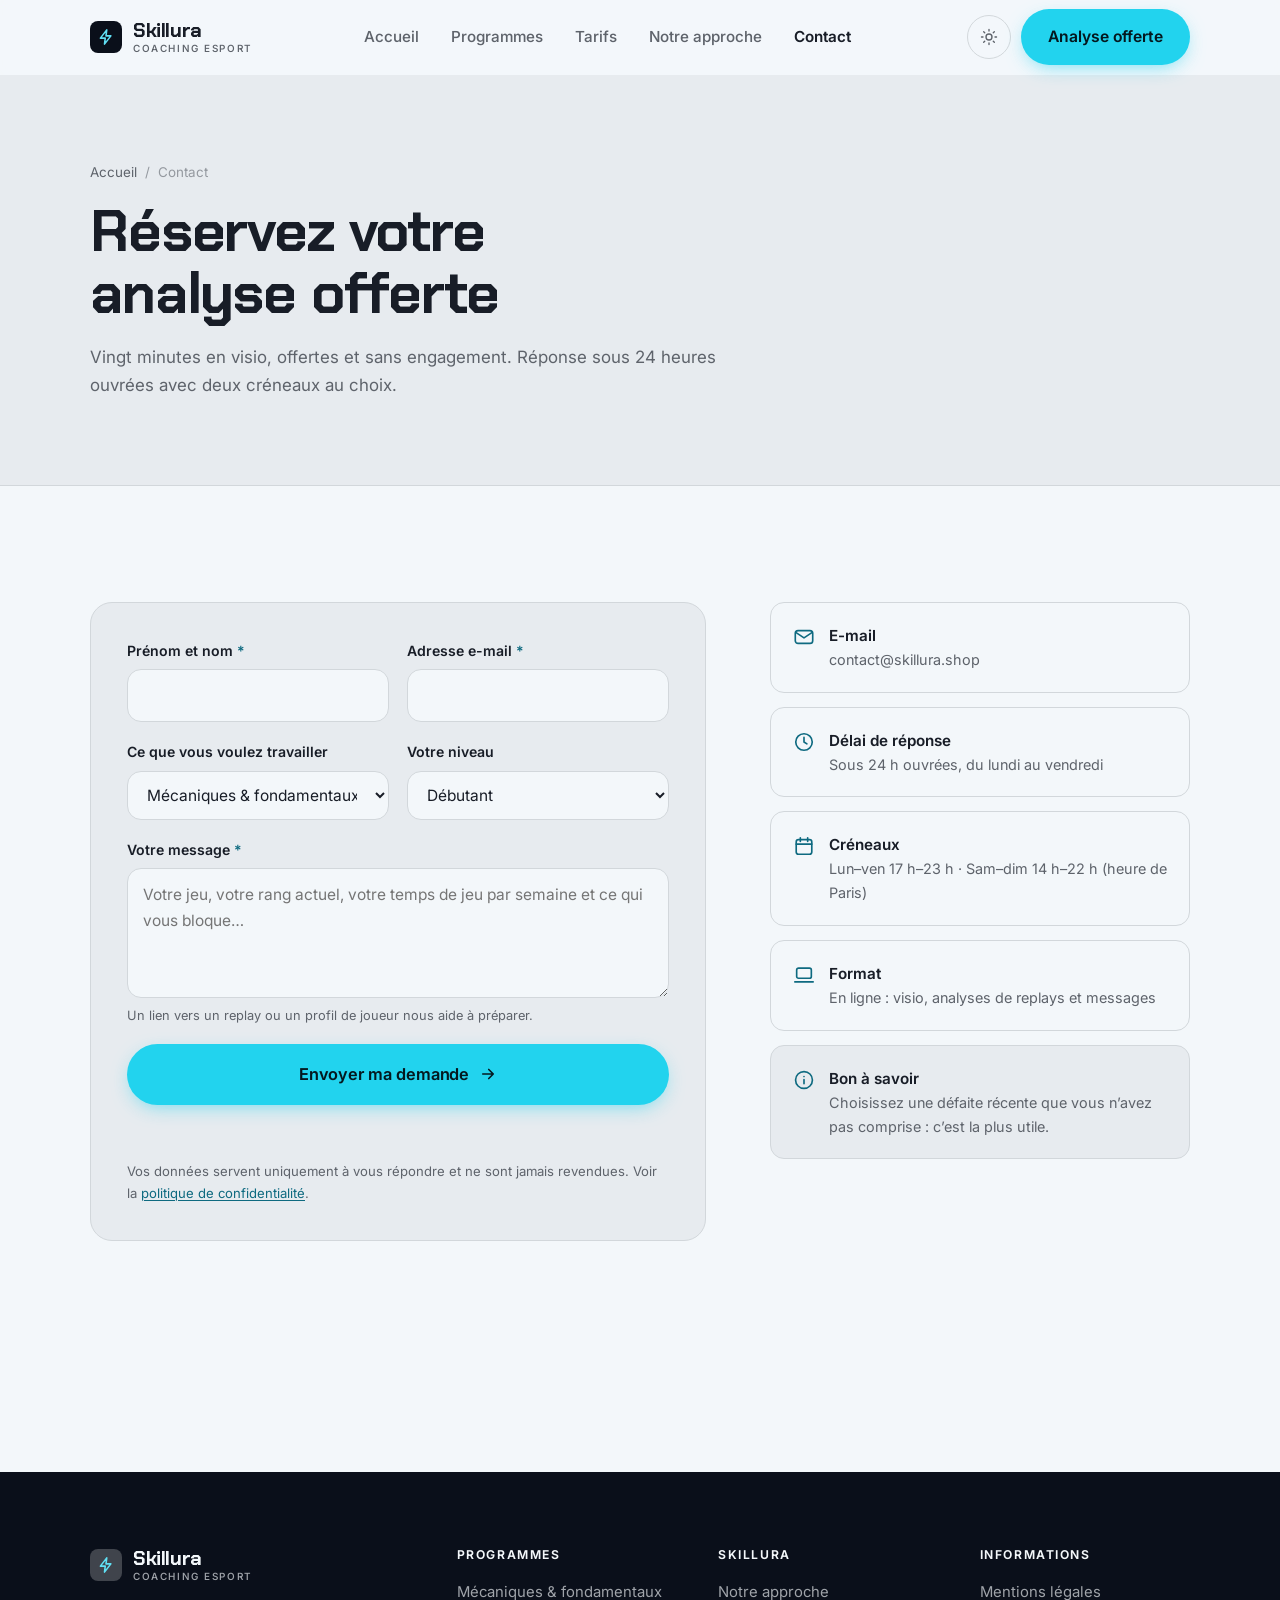
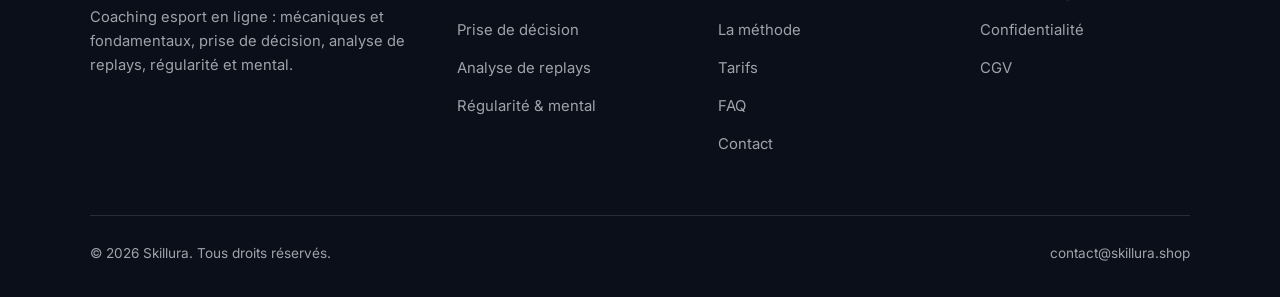
<file: contact.html>
<!DOCTYPE html>
<html lang="fr" class="no-js">
<head>
<meta charset="utf-8">
<meta name="viewport" content="width=device-width, initial-scale=1">
<title>Contact — Skillura</title>
<meta name="description" content="Réservez votre analyse de replay offerte de 20 minutes en visio. Réponse sous 24 heures ouvrées.">
<link rel="canonical" href="https://skillura.shop/contact.html">

<meta property="og:type" content="website">
<meta property="og:url" content="https://skillura.shop/contact.html">
<meta property="og:site_name" content="Skillura">
<meta property="og:locale" content="fr_FR">
<meta property="og:title" content="Contact — Skillura">
<meta property="og:description" content="Réservez votre analyse de replay offerte de 20 minutes en visio. Réponse sous 24 heures ouvrées.">
<meta name="theme-color" content="#0a0f1a">

<link rel="icon" href="assets/img/favicon.svg" type="image/svg+xml">
<link rel="preconnect" href="https://fonts.googleapis.com">
<link rel="preconnect" href="https://fonts.gstatic.com" crossorigin>
<link rel="stylesheet" href="https://fonts.googleapis.com/css2?family=Chakra+Petch:wght@400;600;700&family=Inter:wght@400..700&display=swap">
<link rel="stylesheet" href="assets/css/style.css">

<!-- Thème appliqué avant le premier rendu (évite le flash) -->
<script>
document.documentElement.classList.remove('no-js');
(function(){try{var t=localStorage.getItem('site-theme');if(t){document.documentElement.setAttribute('data-theme',t);}}catch(e){}})();
</script>
</head>

<body>
<a class="skip-link" href="#main">Aller au contenu principal</a>

<header class="site-header">
  <nav class="wrap nav" aria-label="Navigation principale">
    <a class="brand" href="index.html">
      <svg class="brand__mark" viewBox="0 0 64 64" aria-hidden="true">
        <rect class="bm-bg" width="64" height="64" rx="16"/>
        <g class="bm-ic" transform="translate(14 14) scale(1.5)" fill="none" stroke-width="2.1" stroke-linecap="round" stroke-linejoin="round"><path d="M13 2.5 4.5 13.5H11l-1 8 8.5-11H12z"/></g>
      </svg>
      <span>Skillura<span class="brand__sub">Coaching esport</span></span>
    </a>

    <ul class="nav__links" id="nav-links">
      <li><a href="index.html">Accueil</a></li>
      <li><a href="programmes.html">Programmes</a></li>
      <li><a href="index.html#tarifs">Tarifs</a></li>
      <li><a href="a-propos.html">Notre approche</a></li>
      <li><a href="contact.html" aria-current="page">Contact</a></li>
      <li><a class="btn btn--primary" href="contact.html">Analyse offerte</a></li>
    </ul>

    <div class="nav__cta">
      <button class="theme-toggle" type="button" aria-label="Passer en thème sombre">
        <svg class="icon-sun" viewBox="0 0 24 24" fill="none" stroke="currentColor" stroke-width="1.8" stroke-linecap="round" aria-hidden="true"><circle cx="12" cy="12" r="4"/><path d="M12 2v2m0 16v2M2 12h2m16 0h2M4.9 4.9l1.4 1.4m11.4 11.4 1.4 1.4M19.1 4.9l-1.4 1.4M6.3 17.7l-1.4 1.4"/></svg>
        <svg class="icon-moon" viewBox="0 0 24 24" fill="none" stroke="currentColor" stroke-width="1.8" stroke-linecap="round" stroke-linejoin="round" aria-hidden="true"><path d="M21 12.8A9 9 0 1 1 11.2 3a7 7 0 0 0 9.8 9.8z"/></svg>
      </button>
      <a class="btn btn--primary" href="contact.html">Analyse offerte</a>
      <button class="nav__toggle" type="button" aria-expanded="false" aria-controls="nav-links" aria-label="Ouvrir le menu">
        <svg class="icon-open" viewBox="0 0 24 24" fill="none" stroke="currentColor" stroke-width="2" stroke-linecap="round" aria-hidden="true"><path d="M3 6h18M3 12h18M3 18h18"/></svg>
        <svg class="icon-close" viewBox="0 0 24 24" fill="none" stroke="currentColor" stroke-width="2" stroke-linecap="round" aria-hidden="true"><path d="M6 6l12 12M18 6L6 18"/></svg>
      </button>
    </div>
  </nav>
</header>

<main id="main">

<section class="page-head">
  <div class="wrap">
    <nav class="breadcrumb" aria-label="Fil d’Ariane">
      <a href="index.html">Accueil</a><span>/</span><span aria-current="page">Contact</span>
    </nav>
    <h1>Réservez votre analyse offerte</h1>
    <p>Vingt minutes en visio, offertes et sans engagement. Réponse sous 24 heures ouvrées avec deux créneaux au choix.</p>
  </div>
</section>

<section class="section wrap">
  <div class="form-layout">

    <!--
      FORMULAIRE : l'attribut action contient un identifiant à remplacer.
      Créez un formulaire gratuit sur https://formspree.io puis remplacez
      VOTRE_ID_FORMSPREE. En attendant, le bouton ouvre la messagerie du
      visiteur avec un message pré-rempli vers contact@skillura.shop.
    -->
    <form class="form" id="contact-form" action="https://formspree.io/f/VOTRE_ID_FORMSPREE" method="POST"
          data-email="contact@skillura.shop" data-subject="Demande d’analyse de replay"
          data-msg-mail="Votre logiciel de messagerie va s’ouvrir avec le message pré-rempli." data-msg-sending="Envoi en cours…"
          data-msg-ok="Merci ! Votre message est parti. Réponse sous 24 h ouvrées." data-msg-err="L’envoi a échoué. Écrivez-nous directement à">
      <div class="form__row">
        <div class="field">
          <label for="nom">Prénom et nom <span class="req" aria-hidden="true">*</span></label>
          <input type="text" id="nom" name="nom" autocomplete="name" required>
        </div>
        <div class="field">
          <label for="email">Adresse e-mail <span class="req" aria-hidden="true">*</span></label>
          <input type="email" id="email" name="email" autocomplete="email" required>
        </div>
      </div>

      <div class="form__row">
        <div class="field">
          <label for="programme">Ce que vous voulez travailler</label>
          <select id="programme" name="programme">
            <option>Mécaniques &amp; fondamentaux</option>
            <option>Prise de décision</option>
            <option>Analyse de replays</option>
            <option>Régularité &amp; mental</option>
            <option>Je ne sais pas encore</option>
          </select>
        </div>
        <div class="field">
          <label for="niveau">Votre niveau</label>
          <select id="niveau" name="niveau">
            <option>Débutant</option>
            <option>Intermédiaire</option>
            <option>Avancé</option>
            <option>Compétitif en équipe</option>
          </select>
        </div>
      </div>

      <div class="field">
        <label for="message">Votre message <span class="req" aria-hidden="true">*</span></label>
        <textarea id="message" name="message" required placeholder="Votre jeu, votre rang actuel, votre temps de jeu par semaine et ce qui vous bloque…"></textarea>
        <span class="field__hint">Un lien vers un replay ou un profil de joueur nous aide à préparer.</span>
      </div>

      <!-- Piège à robots : invisible pour les humains -->
      <div class="visually-hidden" aria-hidden="true">
        <label for="site-web">Ne remplissez pas ce champ</label>
        <input type="text" id="site-web" name="_gotcha" tabindex="-1" autocomplete="off">
      </div>

      <button class="btn btn--primary btn--lg" type="submit">Envoyer ma demande <svg viewBox="0 0 24 24" fill="none" stroke="currentColor" stroke-width="2.2" stroke-linecap="round" stroke-linejoin="round" aria-hidden="true"><path d="M5 12h14M13 6l6 6-6 6"/></svg></button>

      <p id="form-status" class="form__status" role="status" aria-live="polite"></p>

      <p class="form__note">
        Vos données servent uniquement à vous répondre et ne sont jamais revendues. Voir la <a href="mentions-legales.html#confidentialite">politique de confidentialité</a>.
      </p>
    </form>

    <aside class="contact-aside">
      <div class="contact-card">
        <svg viewBox="0 0 24 24" fill="none" stroke="currentColor" stroke-width="1.8" stroke-linecap="round" stroke-linejoin="round" aria-hidden="true"><rect x="2.5" y="5" width="19" height="14" rx="3"/><path d="M3 7l9 6 9-6"/></svg>
        <div><b>E-mail</b><a href="mailto:contact@skillura.shop">contact@skillura.shop</a></div>
      </div>
      <div class="contact-card">
        <svg viewBox="0 0 24 24" fill="none" stroke="currentColor" stroke-width="1.8" stroke-linecap="round" stroke-linejoin="round" aria-hidden="true"><circle cx="12" cy="12" r="9"/><path d="M12 7v5l3.2 2"/></svg>
        <div><b>Délai de réponse</b><span>Sous 24 h ouvrées, du lundi au vendredi</span></div>
      </div>
      <div class="contact-card">
        <svg viewBox="0 0 24 24" fill="none" stroke="currentColor" stroke-width="1.8" stroke-linecap="round" stroke-linejoin="round" aria-hidden="true"><rect x="3.5" y="5" width="17" height="16" rx="2.5"/><path d="M8 3v4M16 3v4M3.5 10h17"/></svg>
        <div><b>Créneaux</b><span>Lun–ven 17 h–23 h · Sam–dim 14 h–22 h (heure de Paris)</span></div>
      </div>
      <div class="contact-card">
        <svg viewBox="0 0 24 24" fill="none" stroke="currentColor" stroke-width="1.8" stroke-linecap="round" stroke-linejoin="round" aria-hidden="true"><rect x="4" y="4.5" width="16" height="11" rx="2"/><path d="M2 19.5h20"/></svg>
        <div><b>Format</b><span>En ligne : visio, analyses de replays et messages</span></div>
      </div>
      <div class="contact-card contact-card--soft">
        <svg viewBox="0 0 24 24" fill="none" stroke="currentColor" stroke-width="1.8" stroke-linecap="round" stroke-linejoin="round" aria-hidden="true"><circle cx="12" cy="12" r="9.2"/><path d="M12 16v-4.5M12 8.2v.1"/></svg>
        <div><b>Bon à savoir</b><span>Choisissez une défaite récente que vous n’avez pas comprise : c’est la plus utile.</span></div>
      </div>
    </aside>

  </div>
</section>

</main>

<footer class="site-footer">
  <div class="wrap">
    <div class="footer__grid">
      <div class="footer__brand">
        <a class="brand" href="index.html">
          <svg class="brand__mark" viewBox="0 0 64 64" aria-hidden="true">
        <rect class="bm-bg" width="64" height="64" rx="16"/>
        <g class="bm-ic" transform="translate(14 14) scale(1.5)" fill="none" stroke-width="2.1" stroke-linecap="round" stroke-linejoin="round"><path d="M13 2.5 4.5 13.5H11l-1 8 8.5-11H12z"/></g>
      </svg>
          <span>Skillura<span class="brand__sub">Coaching esport</span></span>
        </a>
        <p>Coaching esport en ligne : mécaniques et fondamentaux, prise de décision, analyse de replays, régularité et mental.</p>
      </div>

      <div class="footer__col">
        <h4>Programmes</h4>
        <ul>
          <li><a href="programmes.html#fondamentaux">Mécaniques &amp; fondamentaux</a></li>
          <li><a href="programmes.html#decision">Prise de décision</a></li>
          <li><a href="programmes.html#replays">Analyse de replays</a></li>
          <li><a href="programmes.html#regularite">Régularité &amp; mental</a></li>
        </ul>
      </div>

      <div class="footer__col">
        <h4>Skillura</h4>
        <ul>
          <li><a href="a-propos.html">Notre approche</a></li>
          <li><a href="index.html#methode">La méthode</a></li>
          <li><a href="index.html#tarifs">Tarifs</a></li>
          <li><a href="index.html#faq">FAQ</a></li>
          <li><a href="contact.html">Contact</a></li>
        </ul>
      </div>

      <div class="footer__col">
        <h4>Informations</h4>
        <ul>
          <li><a href="mentions-legales.html">Mentions légales</a></li>
          <li><a href="mentions-legales.html#confidentialite">Confidentialité</a></li>
          <li><a href="mentions-legales.html#cgv">CGV</a></li>
        </ul>
      </div>
    </div>

    <div class="footer__bottom">
      <p>© <span data-year>2026</span> Skillura. Tous droits réservés.</p>
      <p><a href="mailto:contact@skillura.shop">contact@skillura.shop</a></p>
    </div>
  </div>
</footer>

<script src="assets/js/main.js" defer></script>
</body>
</html>
</file>
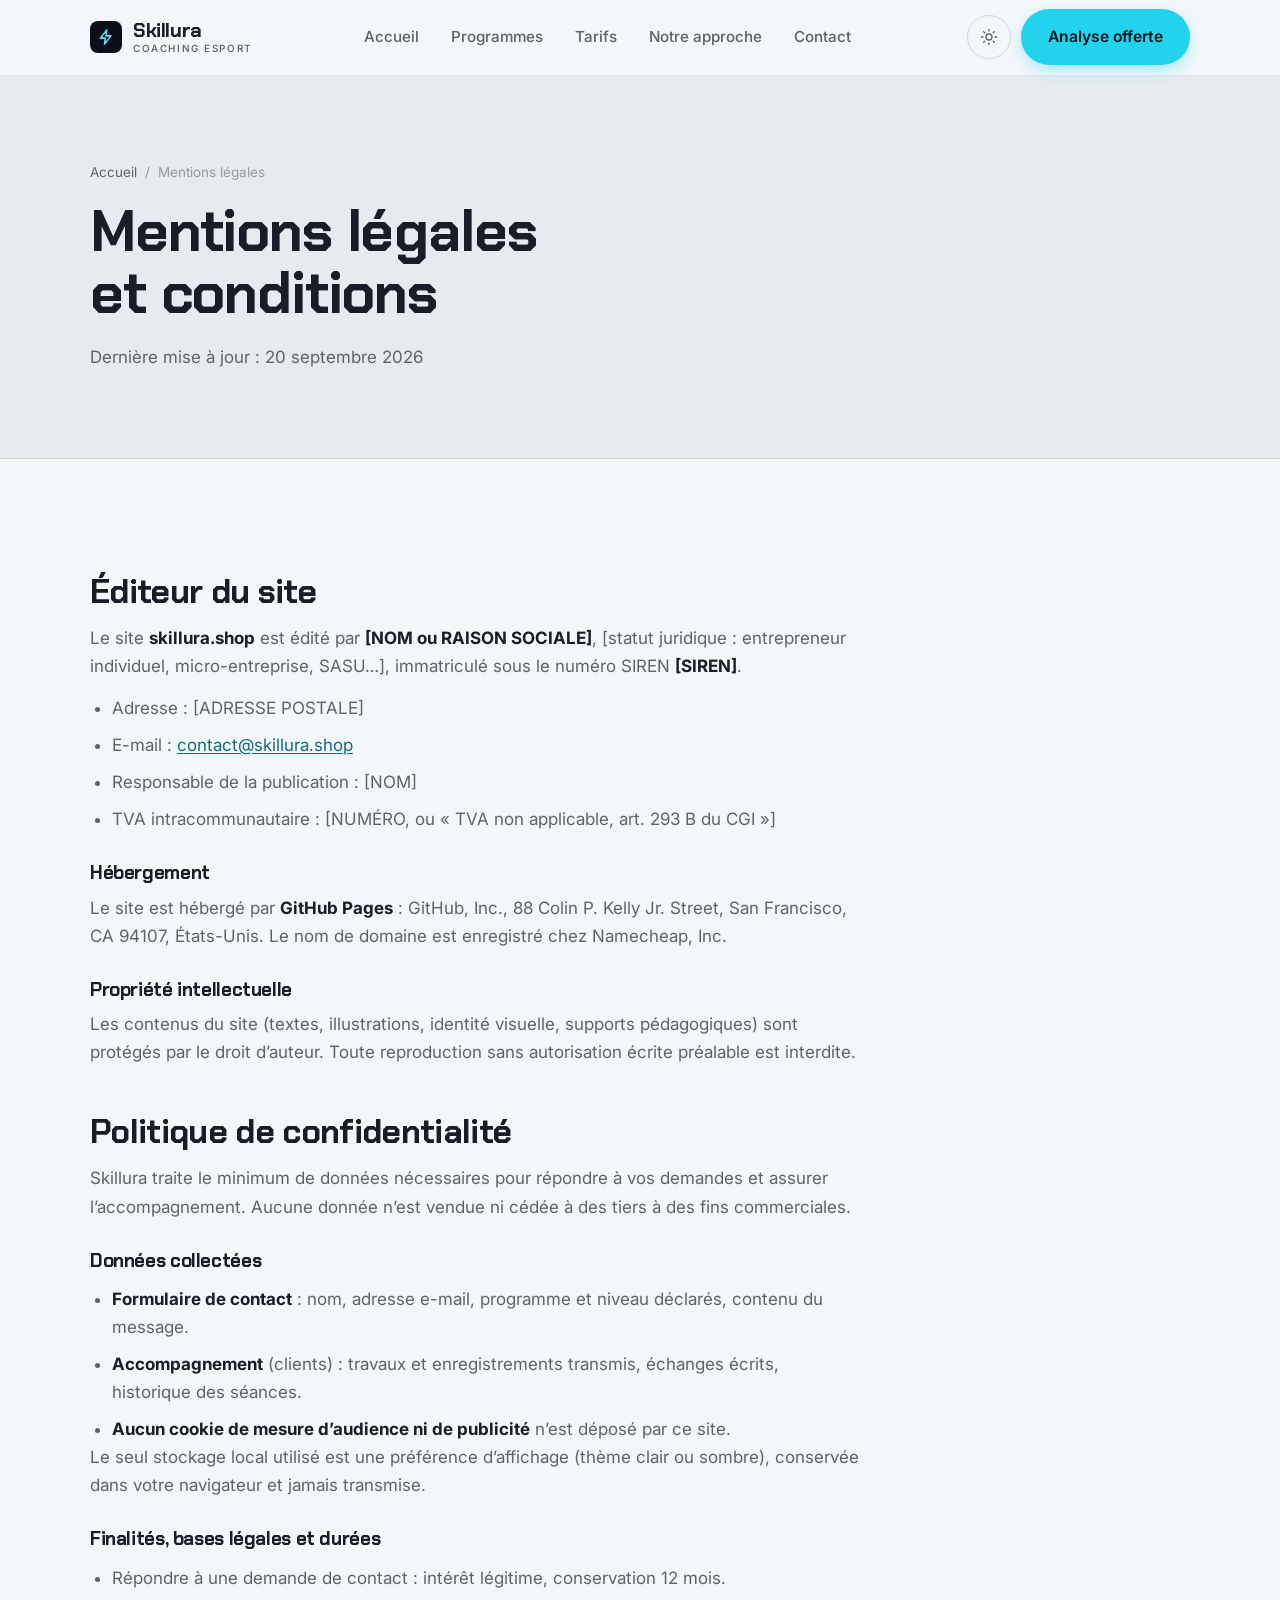
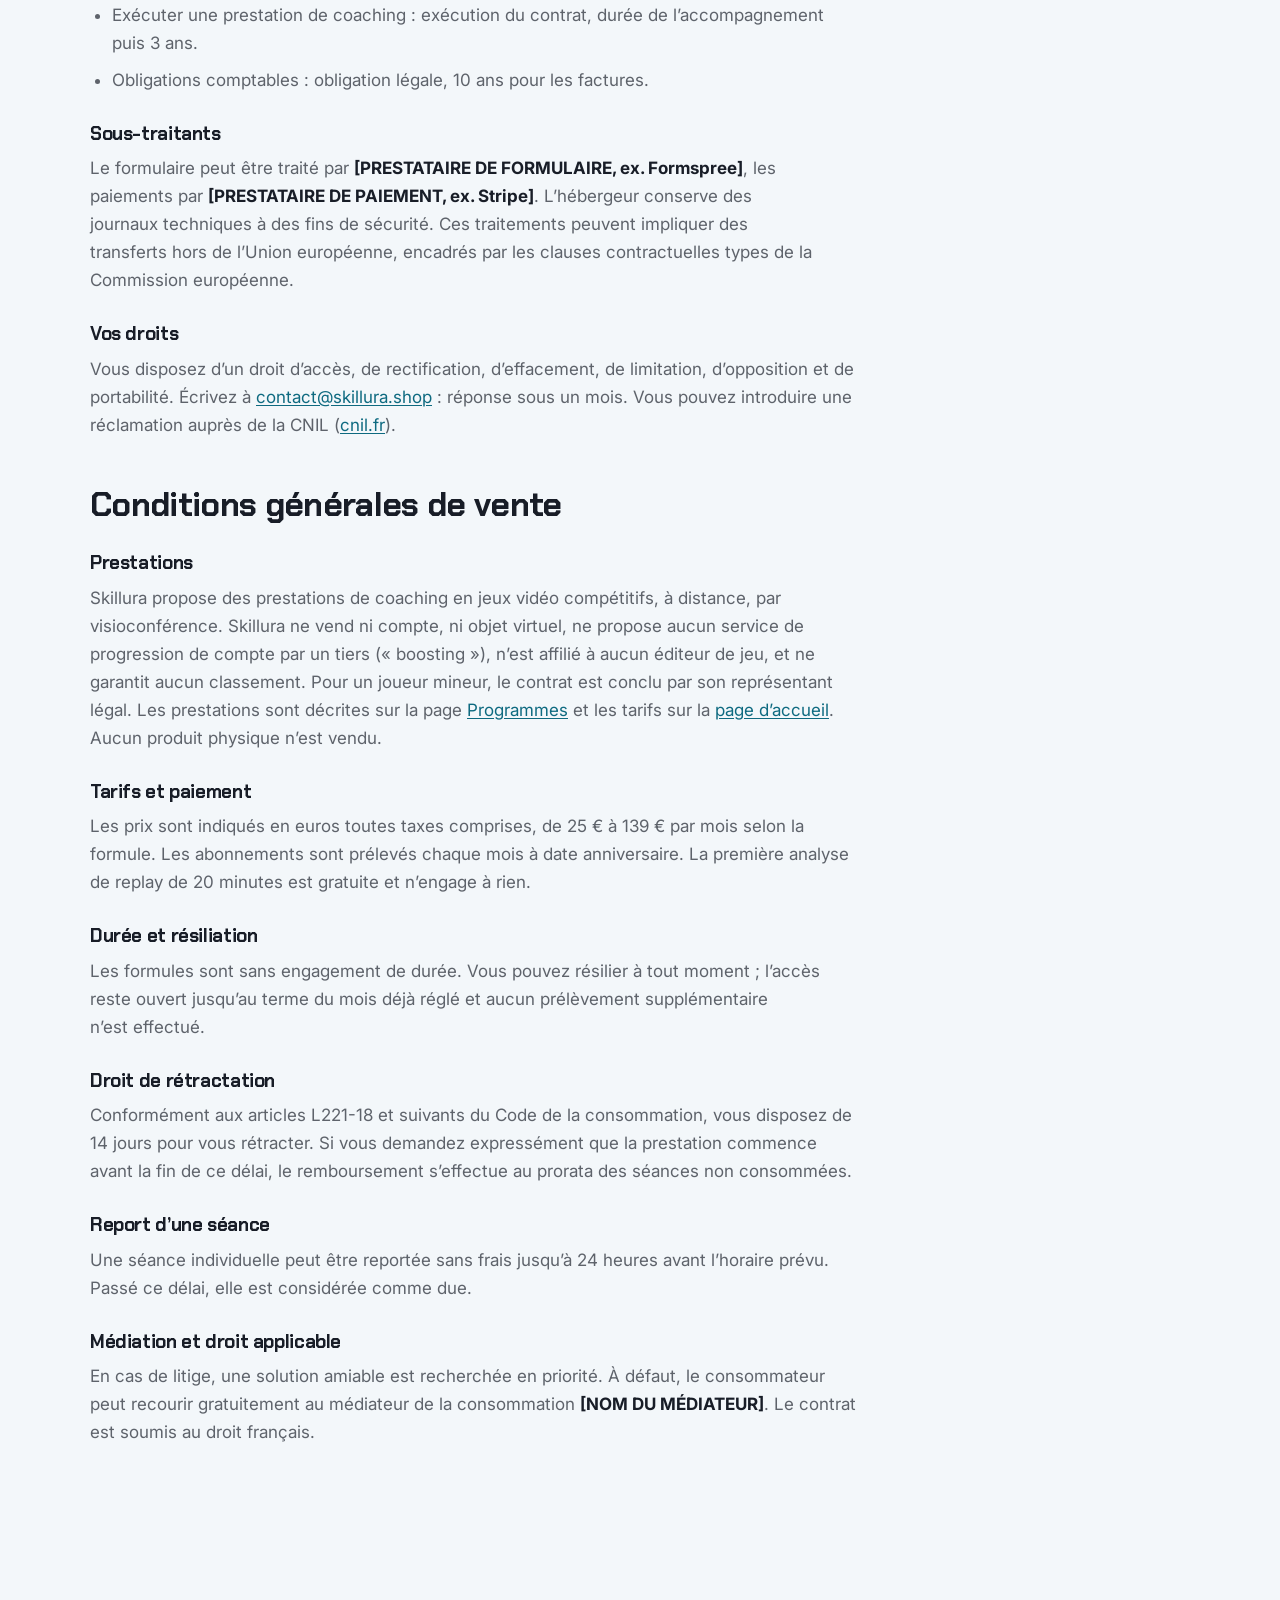
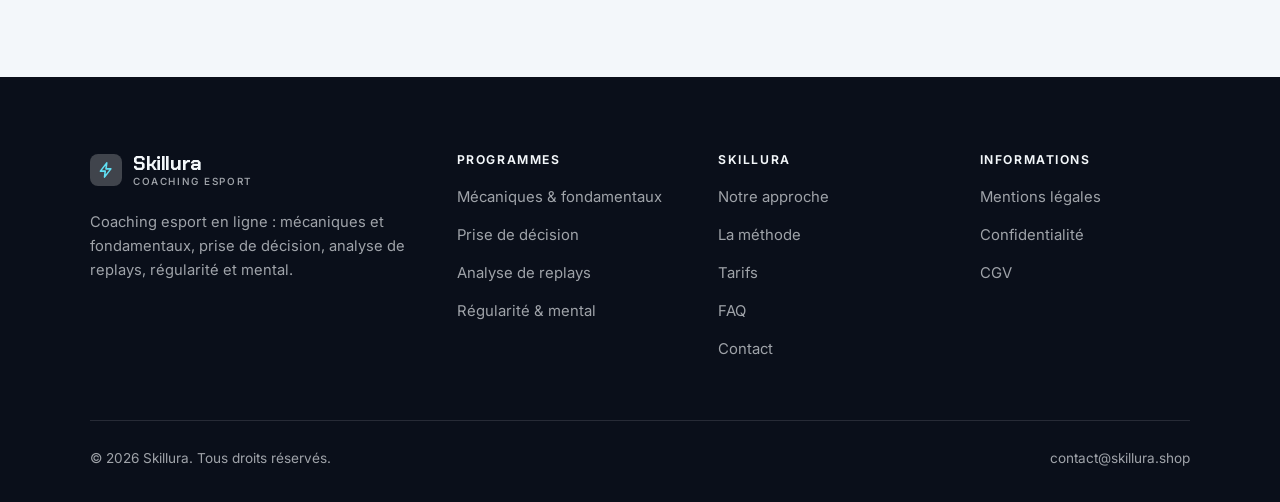
<file: mentions-legales.html>
<!DOCTYPE html>
<html lang="fr" class="no-js">
<head>
<meta charset="utf-8">
<meta name="viewport" content="width=device-width, initial-scale=1">
<title>Mentions légales, confidentialité et CGV — Skillura</title>
<meta name="description" content="Mentions légales, politique de confidentialité et conditions générales de vente de Skillura.">
<meta name="robots" content="noindex">

<meta property="og:type" content="website">
<meta property="og:url" content="https://skillura.shop/mentions-legales.html">
<meta property="og:site_name" content="Skillura">
<meta property="og:locale" content="fr_FR">
<meta property="og:title" content="Mentions légales, confidentialité et CGV — Skillura">
<meta property="og:description" content="Mentions légales, politique de confidentialité et conditions générales de vente de Skillura.">
<meta name="theme-color" content="#0a0f1a">

<link rel="icon" href="assets/img/favicon.svg" type="image/svg+xml">
<link rel="preconnect" href="https://fonts.googleapis.com">
<link rel="preconnect" href="https://fonts.gstatic.com" crossorigin>
<link rel="stylesheet" href="https://fonts.googleapis.com/css2?family=Chakra+Petch:wght@400;600;700&family=Inter:wght@400..700&display=swap">
<link rel="stylesheet" href="assets/css/style.css">

<!-- Thème appliqué avant le premier rendu (évite le flash) -->
<script>
document.documentElement.classList.remove('no-js');
(function(){try{var t=localStorage.getItem('site-theme');if(t){document.documentElement.setAttribute('data-theme',t);}}catch(e){}})();
</script>
</head>

<body>
<a class="skip-link" href="#main">Aller au contenu principal</a>

<header class="site-header">
  <nav class="wrap nav" aria-label="Navigation principale">
    <a class="brand" href="index.html">
      <svg class="brand__mark" viewBox="0 0 64 64" aria-hidden="true">
        <rect class="bm-bg" width="64" height="64" rx="16"/>
        <g class="bm-ic" transform="translate(14 14) scale(1.5)" fill="none" stroke-width="2.1" stroke-linecap="round" stroke-linejoin="round"><path d="M13 2.5 4.5 13.5H11l-1 8 8.5-11H12z"/></g>
      </svg>
      <span>Skillura<span class="brand__sub">Coaching esport</span></span>
    </a>

    <ul class="nav__links" id="nav-links">
      <li><a href="index.html">Accueil</a></li>
      <li><a href="programmes.html">Programmes</a></li>
      <li><a href="index.html#tarifs">Tarifs</a></li>
      <li><a href="a-propos.html">Notre approche</a></li>
      <li><a href="contact.html">Contact</a></li>
      <li><a class="btn btn--primary" href="contact.html">Analyse offerte</a></li>
    </ul>

    <div class="nav__cta">
      <button class="theme-toggle" type="button" aria-label="Passer en thème sombre">
        <svg class="icon-sun" viewBox="0 0 24 24" fill="none" stroke="currentColor" stroke-width="1.8" stroke-linecap="round" aria-hidden="true"><circle cx="12" cy="12" r="4"/><path d="M12 2v2m0 16v2M2 12h2m16 0h2M4.9 4.9l1.4 1.4m11.4 11.4 1.4 1.4M19.1 4.9l-1.4 1.4M6.3 17.7l-1.4 1.4"/></svg>
        <svg class="icon-moon" viewBox="0 0 24 24" fill="none" stroke="currentColor" stroke-width="1.8" stroke-linecap="round" stroke-linejoin="round" aria-hidden="true"><path d="M21 12.8A9 9 0 1 1 11.2 3a7 7 0 0 0 9.8 9.8z"/></svg>
      </button>
      <a class="btn btn--primary" href="contact.html">Analyse offerte</a>
      <button class="nav__toggle" type="button" aria-expanded="false" aria-controls="nav-links" aria-label="Ouvrir le menu">
        <svg class="icon-open" viewBox="0 0 24 24" fill="none" stroke="currentColor" stroke-width="2" stroke-linecap="round" aria-hidden="true"><path d="M3 6h18M3 12h18M3 18h18"/></svg>
        <svg class="icon-close" viewBox="0 0 24 24" fill="none" stroke="currentColor" stroke-width="2" stroke-linecap="round" aria-hidden="true"><path d="M6 6l12 12M18 6L6 18"/></svg>
      </button>
    </div>
  </nav>
</header>

<main id="main">

<section class="page-head">
  <div class="wrap">
    <nav class="breadcrumb" aria-label="Fil d'Ariane">
      <a href="index.html">Accueil</a><span>/</span><span aria-current="page">Mentions légales</span>
    </nav>
    <h1>Mentions légales et conditions</h1>
    <p>Dernière mise à jour : <time datetime="2026-09-20">20 septembre 2026</time></p>
  </div>
</section>

<section class="section wrap">
  <div class="prose">

    <!--
      À COMPLÉTER : ce document est un squelette, pas un conseil juridique.
      Remplacez chaque [CROCHET] par vos informations réelles. En France,
      l'identité de l'éditeur est obligatoire (art. 6-III LCEN).
    -->

    <h2 id="editeur">Éditeur du site</h2>
    <p>
      Le site <strong>skillura.shop</strong> est édité par <strong>[NOM ou RAISON SOCIALE]</strong>,
      [statut juridique : entrepreneur individuel, micro-entreprise, SASU…],
      immatriculé sous le numéro SIREN <strong>[SIREN]</strong>.
    </p>
    <ul>
      <li>Adresse : [ADRESSE POSTALE]</li>
      <li>E-mail : <a href="mailto:contact@skillura.shop">contact@skillura.shop</a></li>
      <li>Responsable de la publication : [NOM]</li>
      <li>TVA intracommunautaire : [NUMÉRO, ou « TVA non applicable, art. 293 B du CGI »]</li>
    </ul>

    <h3>Hébergement</h3>
    <p>
      Le site est hébergé par <strong>GitHub Pages</strong> : GitHub, Inc., 88 Colin P. Kelly Jr. Street,
      San Francisco, CA 94107, États-Unis. Le nom de domaine est enregistré chez Namecheap, Inc.
    </p>

    <h3>Propriété intellectuelle</h3>
    <p>
      Les contenus du site (textes, illustrations, identité visuelle, supports pédagogiques) sont
      protégés par le droit d’auteur. Toute reproduction sans autorisation écrite préalable est interdite.
    </p>

    <h2 id="confidentialite">Politique de confidentialité</h2>
    <p>
      Skillura traite le minimum de données nécessaires pour répondre à vos demandes et assurer
      l’accompagnement. Aucune donnée n’est vendue ni cédée à des tiers à des fins commerciales.
    </p>
    <h3>Données collectées</h3>
    <ul>
      <li><strong>Formulaire de contact</strong> : nom, adresse e-mail, programme et niveau déclarés, contenu du message.</li>
      <li><strong>Accompagnement</strong> (clients) : travaux et enregistrements transmis, échanges écrits, historique des séances.</li>
      <li><strong>Aucun cookie de mesure d’audience ni de publicité</strong> n’est déposé par ce site.</li>
    </ul>
    <p>
      Le seul stockage local utilisé est une préférence d’affichage (thème clair ou sombre), conservée
      dans votre navigateur et jamais transmise.
    </p>
    <h3>Finalités, bases légales et durées</h3>
    <ul>
      <li>Répondre à une demande de contact : intérêt légitime, conservation 12 mois.</li>
      <li>Exécuter une prestation de coaching : exécution du contrat, durée de l’accompagnement puis 3 ans.</li>
      <li>Obligations comptables : obligation légale, 10 ans pour les factures.</li>
    </ul>
    <h3>Sous-traitants</h3>
    <p>
      Le formulaire peut être traité par <strong>[PRESTATAIRE DE FORMULAIRE, ex. Formspree]</strong>, les paiements
      par <strong>[PRESTATAIRE DE PAIEMENT, ex. Stripe]</strong>. L’hébergeur conserve des journaux techniques à des
      fins de sécurité. Ces traitements peuvent impliquer des transferts hors de l’Union européenne, encadrés par
      les clauses contractuelles types de la Commission européenne.
    </p>
    <h3>Vos droits</h3>
    <p>
      Vous disposez d’un droit d’accès, de rectification, d’effacement, de limitation, d’opposition et de
      portabilité. Écrivez à <a href="mailto:contact@skillura.shop">contact@skillura.shop</a> : réponse sous un mois. Vous pouvez
      introduire une réclamation auprès de la CNIL (<a href="https://www.cnil.fr" rel="noopener" target="_blank">cnil.fr</a>).
    </p>

    <h2 id="cgv">Conditions générales de vente</h2>
    <h3>Prestations</h3>
    <p>
      Skillura propose des prestations de coaching en jeux vidéo compétitifs, à distance, par visioconférence. Skillura ne vend ni compte, ni objet virtuel, ne propose aucun service de progression de compte par un tiers (« boosting »), n’est affilié à aucun éditeur de jeu, et ne garantit aucun classement. Pour un joueur mineur, le contrat est conclu par son représentant légal. Les prestations sont décrites sur la page
      <a href="programmes.html">Programmes</a> et les tarifs sur la <a href="index.html#tarifs">page d’accueil</a>.
      Aucun produit physique n’est vendu.
    </p>
    <h3>Tarifs et paiement</h3>
    <p>
      Les prix sont indiqués en euros toutes taxes comprises, de 25 € à 139 € par mois
      selon la formule. Les abonnements sont prélevés chaque mois à date anniversaire. La première analyse de replay de 20 minutes est gratuite et n’engage à rien.
    </p>
    <h3>Durée et résiliation</h3>
    <p>
      Les formules sont sans engagement de durée. Vous pouvez résilier à tout moment ; l’accès reste ouvert
      jusqu’au terme du mois déjà réglé et aucun prélèvement supplémentaire n’est effectué.
    </p>
    <h3>Droit de rétractation</h3>
    <p>
      Conformément aux articles L221-18 et suivants du Code de la consommation, vous disposez de 14 jours pour
      vous rétracter. Si vous demandez expressément que la prestation commence avant la fin de ce délai, le
      remboursement s’effectue au prorata des séances non consommées.
    </p>
    <h3>Report d’une séance</h3>
    <p>
      Une séance individuelle peut être reportée sans frais jusqu’à 24 heures avant l’horaire prévu. Passé ce
      délai, elle est considérée comme due.
    </p>
    <h3>Médiation et droit applicable</h3>
    <p>
      En cas de litige, une solution amiable est recherchée en priorité. À défaut, le consommateur peut recourir
      gratuitement au médiateur de la consommation <strong>[NOM DU MÉDIATEUR]</strong>. Le contrat est soumis au droit français.
    </p>

  </div>
</section>

</main>

<footer class="site-footer">
  <div class="wrap">
    <div class="footer__grid">
      <div class="footer__brand">
        <a class="brand" href="index.html">
          <svg class="brand__mark" viewBox="0 0 64 64" aria-hidden="true">
        <rect class="bm-bg" width="64" height="64" rx="16"/>
        <g class="bm-ic" transform="translate(14 14) scale(1.5)" fill="none" stroke-width="2.1" stroke-linecap="round" stroke-linejoin="round"><path d="M13 2.5 4.5 13.5H11l-1 8 8.5-11H12z"/></g>
      </svg>
          <span>Skillura<span class="brand__sub">Coaching esport</span></span>
        </a>
        <p>Coaching esport en ligne : mécaniques et fondamentaux, prise de décision, analyse de replays, régularité et mental.</p>
      </div>

      <div class="footer__col">
        <h4>Programmes</h4>
        <ul>
          <li><a href="programmes.html#fondamentaux">Mécaniques &amp; fondamentaux</a></li>
          <li><a href="programmes.html#decision">Prise de décision</a></li>
          <li><a href="programmes.html#replays">Analyse de replays</a></li>
          <li><a href="programmes.html#regularite">Régularité &amp; mental</a></li>
        </ul>
      </div>

      <div class="footer__col">
        <h4>Skillura</h4>
        <ul>
          <li><a href="a-propos.html">Notre approche</a></li>
          <li><a href="index.html#methode">La méthode</a></li>
          <li><a href="index.html#tarifs">Tarifs</a></li>
          <li><a href="index.html#faq">FAQ</a></li>
          <li><a href="contact.html">Contact</a></li>
        </ul>
      </div>

      <div class="footer__col">
        <h4>Informations</h4>
        <ul>
          <li><a href="mentions-legales.html">Mentions légales</a></li>
          <li><a href="mentions-legales.html#confidentialite">Confidentialité</a></li>
          <li><a href="mentions-legales.html#cgv">CGV</a></li>
        </ul>
      </div>
    </div>

    <div class="footer__bottom">
      <p>© <span data-year>2026</span> Skillura. Tous droits réservés.</p>
      <p><a href="mailto:contact@skillura.shop">contact@skillura.shop</a></p>
    </div>
  </div>
</footer>

<script src="assets/js/main.js" defer></script>
</body>
</html>
</file>
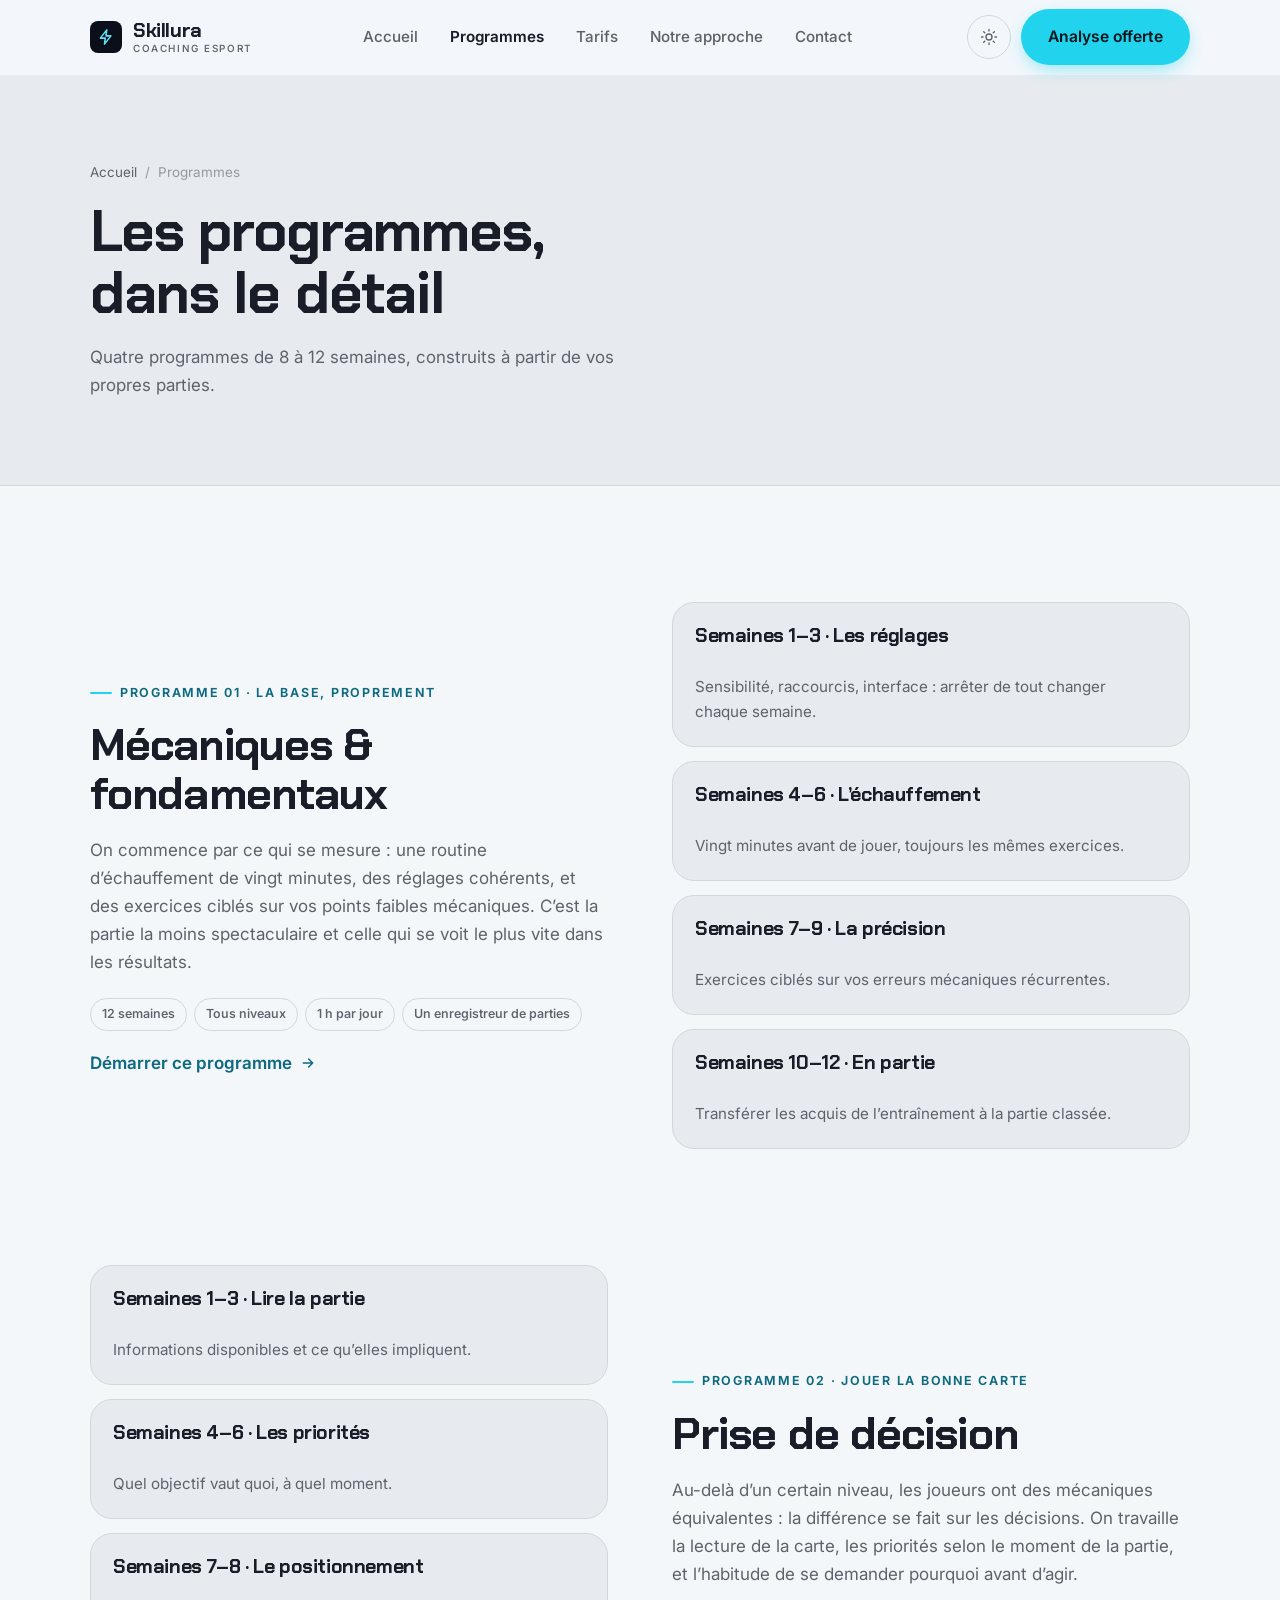
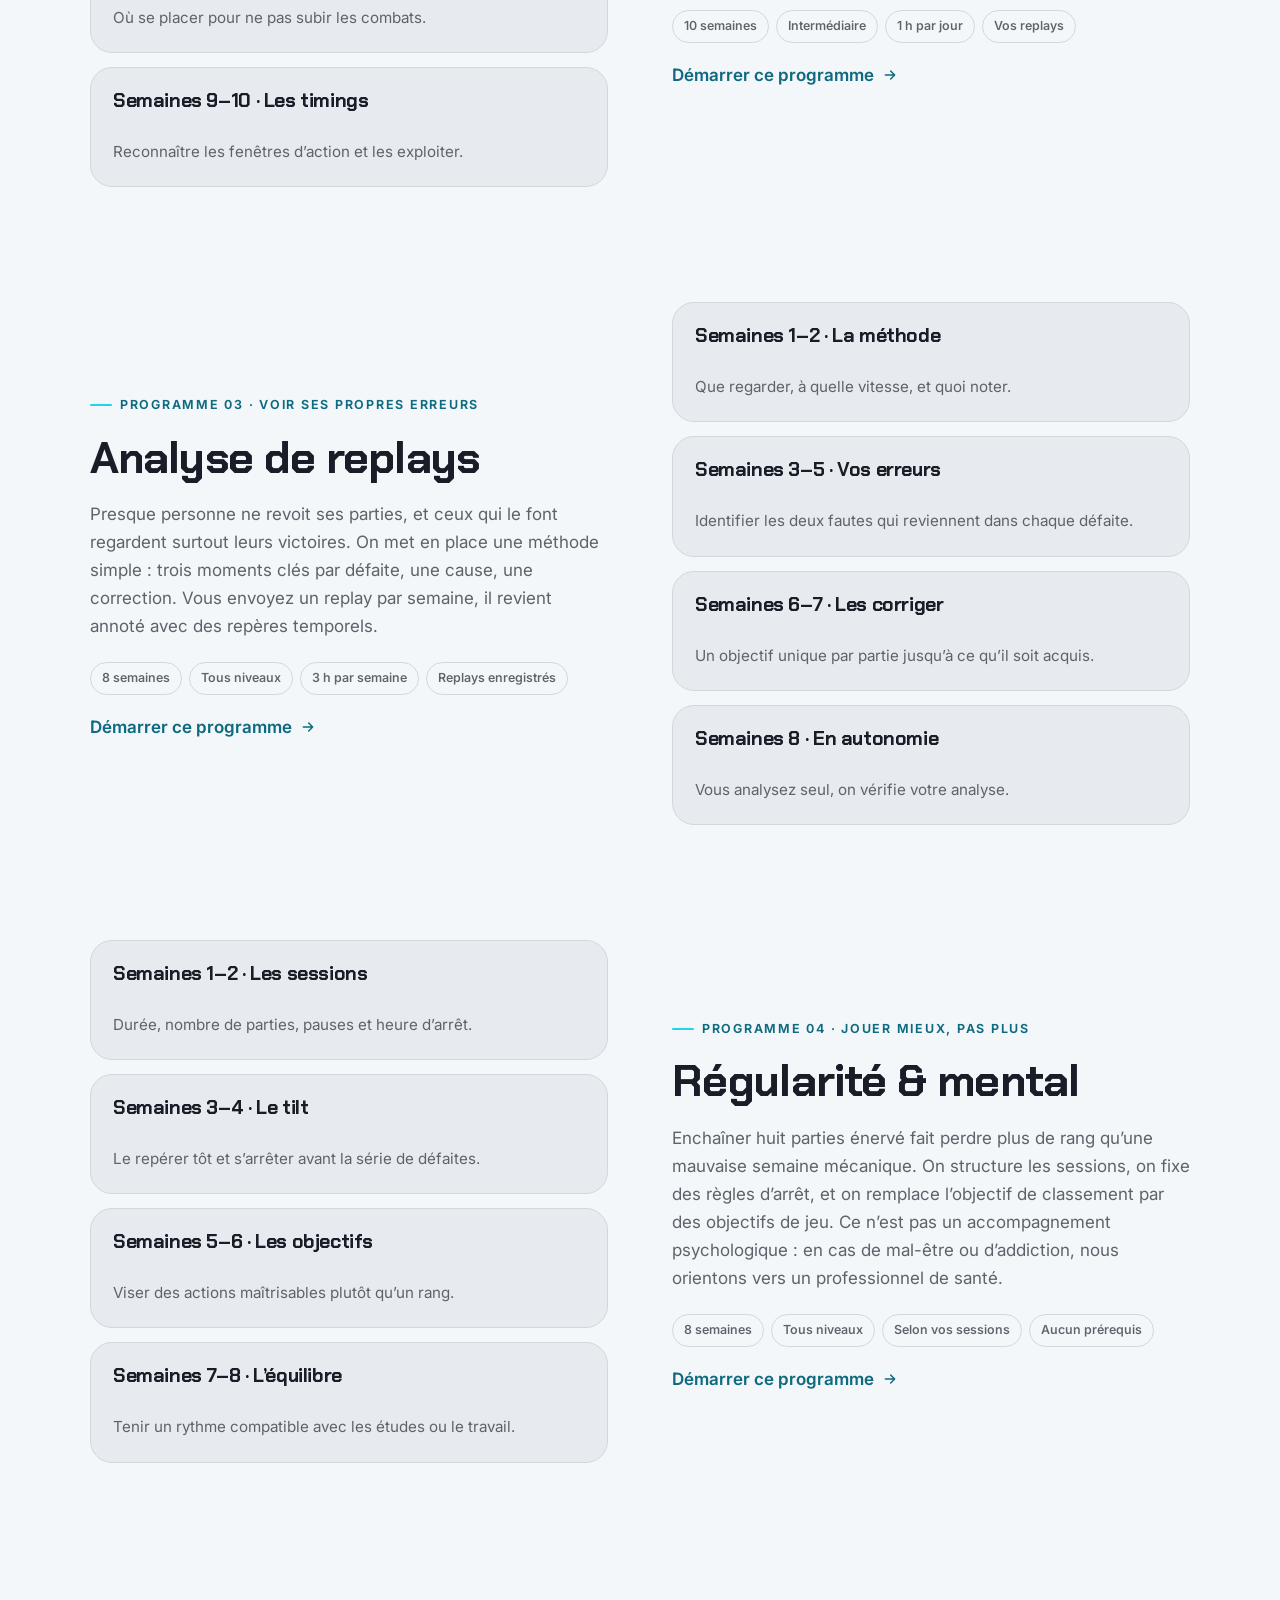
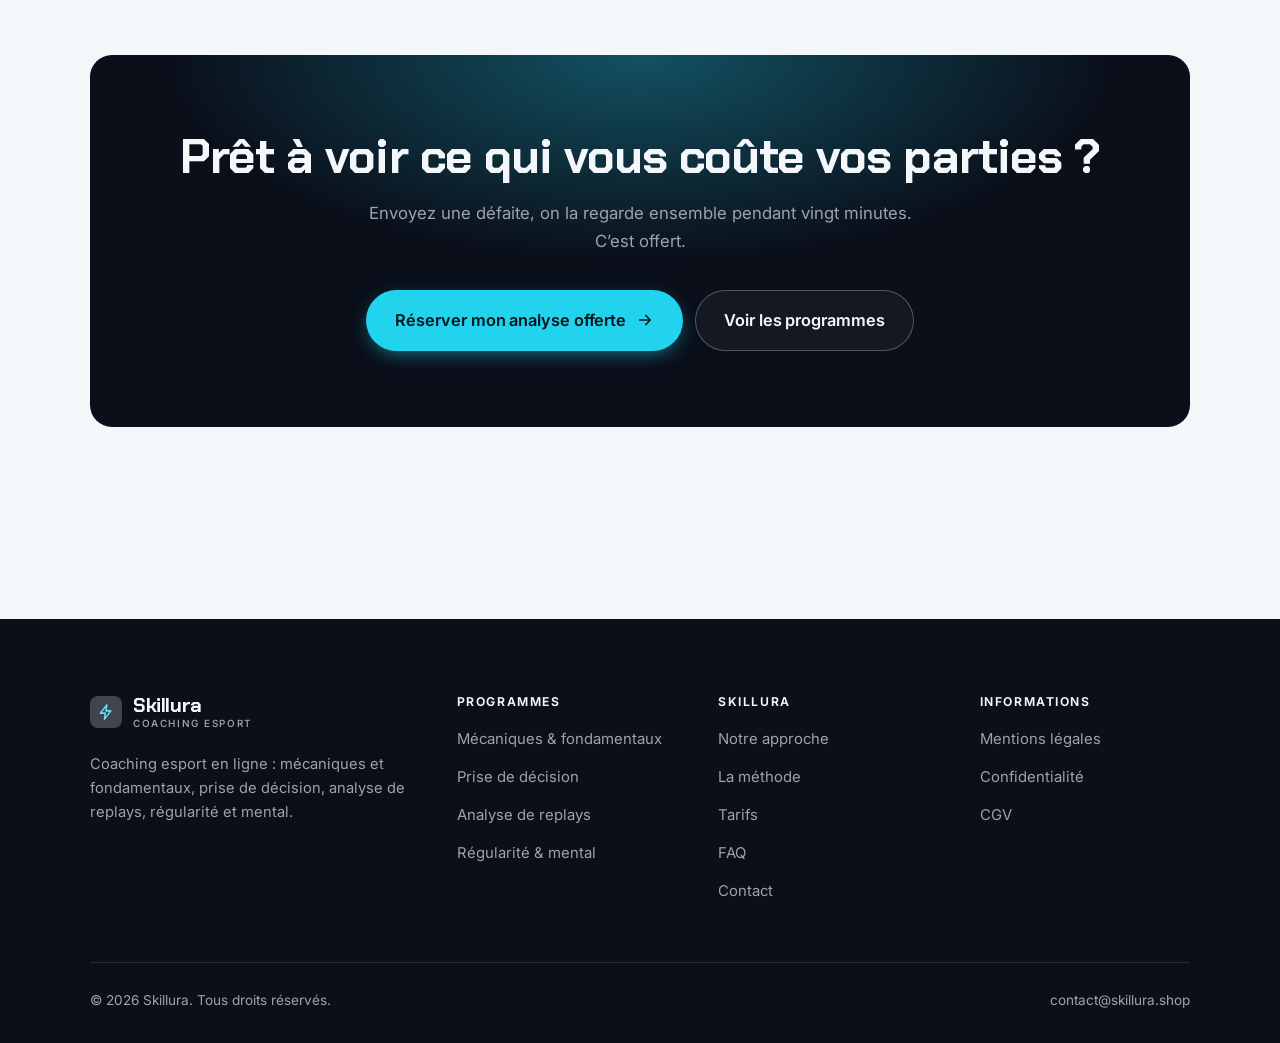
<file: programmes.html>
<!DOCTYPE html>
<html lang="fr" class="no-js">
<head>
<meta charset="utf-8">
<meta name="viewport" content="width=device-width, initial-scale=1">
<title>Programmes — Skillura</title>
<meta name="description" content="Programmes de coaching esport : mécaniques et fondamentaux, prise de décision, analyse de replays, régularité et mental.">
<link rel="canonical" href="https://skillura.shop/programmes.html">

<meta property="og:type" content="website">
<meta property="og:url" content="https://skillura.shop/programmes.html">
<meta property="og:site_name" content="Skillura">
<meta property="og:locale" content="fr_FR">
<meta property="og:title" content="Programmes — Skillura">
<meta property="og:description" content="Programmes de coaching esport : mécaniques et fondamentaux, prise de décision, analyse de replays, régularité et mental.">
<meta name="theme-color" content="#0a0f1a">

<link rel="icon" href="assets/img/favicon.svg" type="image/svg+xml">
<link rel="preconnect" href="https://fonts.googleapis.com">
<link rel="preconnect" href="https://fonts.gstatic.com" crossorigin>
<link rel="stylesheet" href="https://fonts.googleapis.com/css2?family=Chakra+Petch:wght@400;600;700&family=Inter:wght@400..700&display=swap">
<link rel="stylesheet" href="assets/css/style.css">

<!-- Thème appliqué avant le premier rendu (évite le flash) -->
<script>
document.documentElement.classList.remove('no-js');
(function(){try{var t=localStorage.getItem('site-theme');if(t){document.documentElement.setAttribute('data-theme',t);}}catch(e){}})();
</script>
</head>

<body>
<a class="skip-link" href="#main">Aller au contenu principal</a>

<header class="site-header">
  <nav class="wrap nav" aria-label="Navigation principale">
    <a class="brand" href="index.html">
      <svg class="brand__mark" viewBox="0 0 64 64" aria-hidden="true">
        <rect class="bm-bg" width="64" height="64" rx="16"/>
        <g class="bm-ic" transform="translate(14 14) scale(1.5)" fill="none" stroke-width="2.1" stroke-linecap="round" stroke-linejoin="round"><path d="M13 2.5 4.5 13.5H11l-1 8 8.5-11H12z"/></g>
      </svg>
      <span>Skillura<span class="brand__sub">Coaching esport</span></span>
    </a>

    <ul class="nav__links" id="nav-links">
      <li><a href="index.html">Accueil</a></li>
      <li><a href="programmes.html" aria-current="page">Programmes</a></li>
      <li><a href="index.html#tarifs">Tarifs</a></li>
      <li><a href="a-propos.html">Notre approche</a></li>
      <li><a href="contact.html">Contact</a></li>
      <li><a class="btn btn--primary" href="contact.html">Analyse offerte</a></li>
    </ul>

    <div class="nav__cta">
      <button class="theme-toggle" type="button" aria-label="Passer en thème sombre">
        <svg class="icon-sun" viewBox="0 0 24 24" fill="none" stroke="currentColor" stroke-width="1.8" stroke-linecap="round" aria-hidden="true"><circle cx="12" cy="12" r="4"/><path d="M12 2v2m0 16v2M2 12h2m16 0h2M4.9 4.9l1.4 1.4m11.4 11.4 1.4 1.4M19.1 4.9l-1.4 1.4M6.3 17.7l-1.4 1.4"/></svg>
        <svg class="icon-moon" viewBox="0 0 24 24" fill="none" stroke="currentColor" stroke-width="1.8" stroke-linecap="round" stroke-linejoin="round" aria-hidden="true"><path d="M21 12.8A9 9 0 1 1 11.2 3a7 7 0 0 0 9.8 9.8z"/></svg>
      </button>
      <a class="btn btn--primary" href="contact.html">Analyse offerte</a>
      <button class="nav__toggle" type="button" aria-expanded="false" aria-controls="nav-links" aria-label="Ouvrir le menu">
        <svg class="icon-open" viewBox="0 0 24 24" fill="none" stroke="currentColor" stroke-width="2" stroke-linecap="round" aria-hidden="true"><path d="M3 6h18M3 12h18M3 18h18"/></svg>
        <svg class="icon-close" viewBox="0 0 24 24" fill="none" stroke="currentColor" stroke-width="2" stroke-linecap="round" aria-hidden="true"><path d="M6 6l12 12M18 6L6 18"/></svg>
      </button>
    </div>
  </nav>
</header>

<main id="main">

<section class="page-head">
  <div class="wrap">
    <nav class="breadcrumb" aria-label="Fil d’Ariane">
      <a href="index.html">Accueil</a><span>/</span><span aria-current="page">Programmes</span>
    </nav>
    <h1>Les programmes, dans le détail</h1>
    <p>Quatre programmes de 8 à 12 semaines, construits à partir de vos propres parties.</p>
  </div>
</section>

<section class="section wrap" id="fondamentaux">
  <div class="split reveal">
    <div>
      <span class="eyebrow">Programme 01 · La base, proprement</span>
      <h2>Mécaniques &amp; fondamentaux</h2>
      <p>On commence par ce qui se mesure : une routine d’échauffement de vingt minutes, des réglages cohérents, et des exercices ciblés sur vos points faibles mécaniques. C’est la partie la moins spectaculaire et celle qui se voit le plus vite dans les résultats.</p>
      <ul class="tags"><li>12 semaines</li><li>Tous niveaux</li><li>1 h par jour</li><li>Un enregistreur de parties</li></ul>
      <p><a class="arrow-link" href="contact.html">Démarrer ce programme <svg viewBox="0 0 24 24" fill="none" stroke="currentColor" stroke-width="2.2" stroke-linecap="round" stroke-linejoin="round" aria-hidden="true"><path d="M5 12h14M13 6l6 6-6 6"/></svg></a></p>
    </div>
    <div class="grid grid--2 grid--tight">
      <article class="card card--sm">
        <h3>Semaines 1–3 · Les réglages</h3>
        <p>Sensibilité, raccourcis, interface : arrêter de tout changer chaque semaine.</p>
      </article>
      <article class="card card--sm">
        <h3>Semaines 4–6 · L’échauffement</h3>
        <p>Vingt minutes avant de jouer, toujours les mêmes exercices.</p>
      </article>
      <article class="card card--sm">
        <h3>Semaines 7–9 · La précision</h3>
        <p>Exercices ciblés sur vos erreurs mécaniques récurrentes.</p>
      </article>
      <article class="card card--sm">
        <h3>Semaines 10–12 · En partie</h3>
        <p>Transférer les acquis de l’entraînement à la partie classée.</p>
      </article>
    </div>
  </div>
</section>

<section class="section section--flush wrap" id="decision">
  <div class="split reveal">
    <div class="grid grid--2 grid--tight">
      <article class="card card--sm">
        <h3>Semaines 1–3 · Lire la partie</h3>
        <p>Informations disponibles et ce qu’elles impliquent.</p>
      </article>
      <article class="card card--sm">
        <h3>Semaines 4–6 · Les priorités</h3>
        <p>Quel objectif vaut quoi, à quel moment.</p>
      </article>
      <article class="card card--sm">
        <h3>Semaines 7–8 · Le positionnement</h3>
        <p>Où se placer pour ne pas subir les combats.</p>
      </article>
      <article class="card card--sm">
        <h3>Semaines 9–10 · Les timings</h3>
        <p>Reconnaître les fenêtres d’action et les exploiter.</p>
      </article>
    </div>
    <div>
      <span class="eyebrow">Programme 02 · Jouer la bonne carte</span>
      <h2>Prise de décision</h2>
      <p>Au-delà d’un certain niveau, les joueurs ont des mécaniques équivalentes : la différence se fait sur les décisions. On travaille la lecture de la carte, les priorités selon le moment de la partie, et l’habitude de se demander pourquoi avant d’agir.</p>
      <ul class="tags"><li>10 semaines</li><li>Intermédiaire</li><li>1 h par jour</li><li>Vos replays</li></ul>
      <p><a class="arrow-link" href="contact.html">Démarrer ce programme <svg viewBox="0 0 24 24" fill="none" stroke="currentColor" stroke-width="2.2" stroke-linecap="round" stroke-linejoin="round" aria-hidden="true"><path d="M5 12h14M13 6l6 6-6 6"/></svg></a></p>
    </div>
  </div>
</section>

<section class="section section--flush wrap" id="replays">
  <div class="split reveal">
    <div>
      <span class="eyebrow">Programme 03 · Voir ses propres erreurs</span>
      <h2>Analyse de replays</h2>
      <p>Presque personne ne revoit ses parties, et ceux qui le font regardent surtout leurs victoires. On met en place une méthode simple : trois moments clés par défaite, une cause, une correction. Vous envoyez un replay par semaine, il revient annoté avec des repères temporels.</p>
      <ul class="tags"><li>8 semaines</li><li>Tous niveaux</li><li>3 h par semaine</li><li>Replays enregistrés</li></ul>
      <p><a class="arrow-link" href="contact.html">Démarrer ce programme <svg viewBox="0 0 24 24" fill="none" stroke="currentColor" stroke-width="2.2" stroke-linecap="round" stroke-linejoin="round" aria-hidden="true"><path d="M5 12h14M13 6l6 6-6 6"/></svg></a></p>
    </div>
    <div class="grid grid--2 grid--tight">
      <article class="card card--sm">
        <h3>Semaines 1–2 · La méthode</h3>
        <p>Que regarder, à quelle vitesse, et quoi noter.</p>
      </article>
      <article class="card card--sm">
        <h3>Semaines 3–5 · Vos erreurs</h3>
        <p>Identifier les deux fautes qui reviennent dans chaque défaite.</p>
      </article>
      <article class="card card--sm">
        <h3>Semaines 6–7 · Les corriger</h3>
        <p>Un objectif unique par partie jusqu’à ce qu’il soit acquis.</p>
      </article>
      <article class="card card--sm">
        <h3>Semaines 8 · En autonomie</h3>
        <p>Vous analysez seul, on vérifie votre analyse.</p>
      </article>
    </div>
  </div>
</section>

<section class="section section--flush wrap" id="regularite">
  <div class="split reveal">
    <div class="grid grid--2 grid--tight">
      <article class="card card--sm">
        <h3>Semaines 1–2 · Les sessions</h3>
        <p>Durée, nombre de parties, pauses et heure d’arrêt.</p>
      </article>
      <article class="card card--sm">
        <h3>Semaines 3–4 · Le tilt</h3>
        <p>Le repérer tôt et s’arrêter avant la série de défaites.</p>
      </article>
      <article class="card card--sm">
        <h3>Semaines 5–6 · Les objectifs</h3>
        <p>Viser des actions maîtrisables plutôt qu’un rang.</p>
      </article>
      <article class="card card--sm">
        <h3>Semaines 7–8 · L’équilibre</h3>
        <p>Tenir un rythme compatible avec les études ou le travail.</p>
      </article>
    </div>
    <div>
      <span class="eyebrow">Programme 04 · Jouer mieux, pas plus</span>
      <h2>Régularité &amp; mental</h2>
      <p>Enchaîner huit parties énervé fait perdre plus de rang qu’une mauvaise semaine mécanique. On structure les sessions, on fixe des règles d’arrêt, et on remplace l’objectif de classement par des objectifs de jeu. Ce n’est pas un accompagnement psychologique : en cas de mal-être ou d’addiction, nous orientons vers un professionnel de santé.</p>
      <ul class="tags"><li>8 semaines</li><li>Tous niveaux</li><li>Selon vos sessions</li><li>Aucun prérequis</li></ul>
      <p><a class="arrow-link" href="contact.html">Démarrer ce programme <svg viewBox="0 0 24 24" fill="none" stroke="currentColor" stroke-width="2.2" stroke-linecap="round" stroke-linejoin="round" aria-hidden="true"><path d="M5 12h14M13 6l6 6-6 6"/></svg></a></p>
    </div>
  </div>
</section>

<section class="wrap section--tight">
  <div class="cta-band reveal">
    <h2>Prêt à voir ce qui vous coûte vos parties ?</h2>
    <p>Envoyez une défaite, on la regarde ensemble pendant vingt minutes. C’est offert.</p>
    <div class="hero__actions">
      <a class="btn btn--primary btn--lg" href="contact.html">Réserver mon analyse offerte <svg viewBox="0 0 24 24" fill="none" stroke="currentColor" stroke-width="2.2" stroke-linecap="round" stroke-linejoin="round" aria-hidden="true"><path d="M5 12h14M13 6l6 6-6 6"/></svg></a>
      <a class="btn btn--on-dark btn--lg" href="programmes.html">Voir les programmes</a>
    </div>
  </div>
</section>

</main>

<footer class="site-footer">
  <div class="wrap">
    <div class="footer__grid">
      <div class="footer__brand">
        <a class="brand" href="index.html">
          <svg class="brand__mark" viewBox="0 0 64 64" aria-hidden="true">
        <rect class="bm-bg" width="64" height="64" rx="16"/>
        <g class="bm-ic" transform="translate(14 14) scale(1.5)" fill="none" stroke-width="2.1" stroke-linecap="round" stroke-linejoin="round"><path d="M13 2.5 4.5 13.5H11l-1 8 8.5-11H12z"/></g>
      </svg>
          <span>Skillura<span class="brand__sub">Coaching esport</span></span>
        </a>
        <p>Coaching esport en ligne : mécaniques et fondamentaux, prise de décision, analyse de replays, régularité et mental.</p>
      </div>

      <div class="footer__col">
        <h4>Programmes</h4>
        <ul>
          <li><a href="programmes.html#fondamentaux">Mécaniques &amp; fondamentaux</a></li>
          <li><a href="programmes.html#decision">Prise de décision</a></li>
          <li><a href="programmes.html#replays">Analyse de replays</a></li>
          <li><a href="programmes.html#regularite">Régularité &amp; mental</a></li>
        </ul>
      </div>

      <div class="footer__col">
        <h4>Skillura</h4>
        <ul>
          <li><a href="a-propos.html">Notre approche</a></li>
          <li><a href="index.html#methode">La méthode</a></li>
          <li><a href="index.html#tarifs">Tarifs</a></li>
          <li><a href="index.html#faq">FAQ</a></li>
          <li><a href="contact.html">Contact</a></li>
        </ul>
      </div>

      <div class="footer__col">
        <h4>Informations</h4>
        <ul>
          <li><a href="mentions-legales.html">Mentions légales</a></li>
          <li><a href="mentions-legales.html#confidentialite">Confidentialité</a></li>
          <li><a href="mentions-legales.html#cgv">CGV</a></li>
        </ul>
      </div>
    </div>

    <div class="footer__bottom">
      <p>© <span data-year>2026</span> Skillura. Tous droits réservés.</p>
      <p><a href="mailto:contact@skillura.shop">contact@skillura.shop</a></p>
    </div>
  </div>
</footer>

<script src="assets/js/main.js" defer></script>
</body>
</html>
</file>
<file: assets/css/style.css>
/* Skillura — couleurs et polices de la marque.
   Modifier ces valeurs suffit à changer l'identité visuelle de tout le site. */
:root {
  --c-accent:    #22d3ee;
  --c-on-accent: #04181f;
  --c-ink:       #0a0f1a;
  --c-paper:     #f3f7fa;

  --accent-ink-light: #0e6a80;
  --accent-on-dark:   color-mix(in srgb, var(--c-accent) 72%, white);

  --font-display: "Chakra Petch", system-ui, -apple-system, "Segoe UI", sans-serif;
  --font-body: "Inter", system-ui, -apple-system, "Segoe UI", sans-serif;
  --display-weight: 700;
  --display-tracking: -.02em;
}

/* ==========================================================================
   Feuille de style commune aux sites de coaching
   Les couleurs de marque (--c-accent, --c-on-accent, --c-ink, --c-paper) et
   les polices sont définies juste au-dessus, par site. Tout le reste en dérive.
   ========================================================================== */

/* --------------------------------------------------------------------------
   1. Tokens dérivés
   -------------------------------------------------------------------------- */

:root {
  /* Thème clair */
  --paper:      var(--c-paper);
  --paper-2:    color-mix(in srgb, var(--c-paper) 95%, var(--c-ink));
  --paper-3:    color-mix(in srgb, var(--c-paper) 89%, var(--c-ink));
  --line:       color-mix(in srgb, var(--c-paper) 86%, var(--c-ink));
  --text:       color-mix(in srgb, var(--c-ink) 94%, var(--c-paper));
  --muted:      color-mix(in srgb, var(--c-ink) 64%, var(--c-paper));
  --accent:     var(--c-accent);
  --accent-600: color-mix(in srgb, var(--c-accent) 86%, black);
  --accent-ink: var(--accent-ink-light);
  --on-accent:  var(--c-on-accent);
  --ink:        var(--c-ink);
  --ink-soft:   color-mix(in srgb, var(--c-ink) 90%, white);
  --on-ink:     var(--c-paper);
  --on-ink-mut: color-mix(in srgb, var(--c-paper) 64%, var(--c-ink));
  --brand-bg:   var(--c-ink);

  /* Rayons */
  --r-sm: 8px;
  --r-md: 14px;
  --r-lg: 22px;
  --r-full: 999px;

  /* Ombres */
  --sh-1: 0 1px 2px rgba(0, 0, 0, .05), 0 2px 8px rgba(0, 0, 0, .04);
  --sh-2: 0 2px 4px rgba(0, 0, 0, .05), 0 12px 32px rgba(0, 0, 0, .09);
  --sh-3: 0 4px 8px rgba(0, 0, 0, .06), 0 24px 56px rgba(0, 0, 0, .14);

  /* Rythme */
  --gutter: clamp(16px, 4vw, 40px);
  --maxw: 1180px;
  --section-y: clamp(64px, 9vw, 124px);

  --ease: cubic-bezier(.22, .61, .36, 1);
}

/* Thème sombre — suit le système, sauf si l'utilisateur a choisi « clair » */
@media (prefers-color-scheme: dark) {
  :root:not([data-theme="light"]) {
    --paper:      var(--c-ink);
    --paper-2:    color-mix(in srgb, var(--c-ink) 92%, white);
    --paper-3:    color-mix(in srgb, var(--c-ink) 86%, white);
    --line:       color-mix(in srgb, var(--c-ink) 80%, white);
    --text:       color-mix(in srgb, var(--c-paper) 94%, var(--c-ink));
    --muted:      color-mix(in srgb, var(--c-paper) 66%, var(--c-ink));
    --accent-ink: var(--accent-on-dark);
    --ink:        color-mix(in srgb, var(--c-ink) 72%, black);
    --brand-bg:   color-mix(in srgb, var(--c-ink) 80%, white);
    --sh-1: 0 1px 2px rgba(0, 0, 0, .4), 0 2px 8px rgba(0, 0, 0, .3);
    --sh-2: 0 2px 4px rgba(0, 0, 0, .4), 0 12px 32px rgba(0, 0, 0, .45);
    --sh-3: 0 4px 8px rgba(0, 0, 0, .45), 0 24px 56px rgba(0, 0, 0, .55);
  }
}

/* Thème sombre — choix explicite */
:root[data-theme="dark"] {
  --paper:      var(--c-ink);
  --paper-2:    color-mix(in srgb, var(--c-ink) 92%, white);
  --paper-3:    color-mix(in srgb, var(--c-ink) 86%, white);
  --line:       color-mix(in srgb, var(--c-ink) 80%, white);
  --text:       color-mix(in srgb, var(--c-paper) 94%, var(--c-ink));
  --muted:      color-mix(in srgb, var(--c-paper) 66%, var(--c-ink));
  --accent-ink: var(--accent-on-dark);
  --ink:        color-mix(in srgb, var(--c-ink) 72%, black);
  --brand-bg:   color-mix(in srgb, var(--c-ink) 80%, white);
  --sh-1: 0 1px 2px rgba(0, 0, 0, .4), 0 2px 8px rgba(0, 0, 0, .3);
  --sh-2: 0 2px 4px rgba(0, 0, 0, .4), 0 12px 32px rgba(0, 0, 0, .45);
  --sh-3: 0 4px 8px rgba(0, 0, 0, .45), 0 24px 56px rgba(0, 0, 0, .55);
}

/* --------------------------------------------------------------------------
   2. Reset / base
   -------------------------------------------------------------------------- */

*, *::before, *::after { box-sizing: border-box; }

* { margin: 0; }

html {
  -webkit-text-size-adjust: 100%;
  scroll-behavior: smooth;
  scroll-padding-top: 88px;
}

body {
  background: var(--paper);
  color: var(--text);
  font-family: var(--font-body);
  font-size: 17px;
  line-height: 1.65;
  -webkit-font-smoothing: antialiased;
  text-rendering: optimizeLegibility;
  overflow-x: hidden;
}

img, svg, video { display: block; max-width: 100%; height: auto; }

a { color: inherit; text-decoration: none; }

button, input, textarea, select { font: inherit; color: inherit; }

h1, h2, h3, h4 {
  font-family: var(--font-display);
  font-weight: var(--display-weight);
  line-height: 1.08;
  letter-spacing: var(--display-tracking);
  text-wrap: balance;
}

p { text-wrap: pretty; }

:focus-visible {
  outline: 3px solid var(--accent);
  outline-offset: 3px;
  border-radius: 4px;
}

::selection { background: var(--accent); color: var(--on-accent); }

/* --------------------------------------------------------------------------
   3. Utilitaires de mise en page
   -------------------------------------------------------------------------- */

.wrap {
  width: 100%;
  max-width: var(--maxw);
  margin-inline: auto;
  padding-inline: var(--gutter);
}

.section { padding-block: var(--section-y); }
.section--flush { padding-top: 0; }
.section--tight { padding-block: clamp(48px, 6vw, 80px); }

.skip-link {
  position: absolute;
  left: 12px;
  top: -100px;
  z-index: 200;
  background: var(--accent);
  color: var(--on-accent);
  padding: 12px 20px;
  border-radius: var(--r-sm);
  font-weight: 600;
  transition: top .2s var(--ease);
}
.skip-link:focus { top: 12px; }

.eyebrow {
  display: inline-flex;
  align-items: center;
  gap: 8px;
  font-size: .78rem;
  font-weight: 650;
  letter-spacing: .14em;
  text-transform: uppercase;
  color: var(--accent-ink);
  margin-bottom: 18px;
}
.eyebrow::before {
  content: "";
  width: 22px;
  height: 2px;
  background: var(--accent);
  border-radius: 2px;
}

.section-head { max-width: 62ch; margin-bottom: clamp(36px, 5vw, 60px); }
.section-head h2 { font-size: clamp(2rem, 4.4vw, 3.1rem); }
.section-head p {
  margin-top: 18px;
  color: var(--muted);
  font-size: clamp(1rem, 1.6vw, 1.12rem);
  max-width: 58ch;
}

.section-head--center { margin-inline: auto; text-align: center; }
.section-head--center .eyebrow { justify-content: center; }
.section-head--center p { margin-inline: auto; }

/* --------------------------------------------------------------------------
   4. Boutons
   -------------------------------------------------------------------------- */

.btn {
  display: inline-flex;
  align-items: center;
  justify-content: center;
  gap: 10px;
  padding: 14px 26px;
  border: 1px solid transparent;
  border-radius: var(--r-full);
  font-weight: 620;
  font-size: .98rem;
  letter-spacing: -.005em;
  cursor: pointer;
  white-space: nowrap;
  transition: transform .18s var(--ease), background-color .18s var(--ease),
              border-color .18s var(--ease), box-shadow .18s var(--ease), color .18s var(--ease);
}
.btn:hover { transform: translateY(-2px); }
.btn:active { transform: translateY(0); }

.btn--primary {
  background: var(--accent);
  color: var(--on-accent);
  box-shadow: 0 6px 20px -6px color-mix(in srgb, var(--c-accent) 65%, transparent);
}
.btn--primary:hover {
  background: var(--accent-600);
  box-shadow: 0 12px 28px -8px color-mix(in srgb, var(--c-accent) 70%, transparent);
}

.btn--ghost {
  border-color: var(--line);
  background: transparent;
  color: var(--text);
}
.btn--ghost:hover { border-color: var(--accent); color: var(--accent-ink); }

.btn--on-dark {
  border-color: color-mix(in srgb, var(--c-paper) 28%, transparent);
  color: var(--on-ink);
  background: color-mix(in srgb, var(--c-paper) 4%, transparent);
}
.btn--on-dark:hover {
  border-color: color-mix(in srgb, var(--c-paper) 60%, transparent);
  background: color-mix(in srgb, var(--c-paper) 10%, transparent);
}

.btn--lg { padding: 16px 28px; font-size: 1.02rem; }
.btn--block { width: 100%; }

.btn svg { width: 18px; height: 18px; flex: none; }

@media (max-width: 420px) {
  .btn--lg { padding: 15px 22px; font-size: 1rem; white-space: normal; text-align: center; }
}

/* Lien fléché */
.arrow-link {
  display: inline-flex;
  align-items: center;
  gap: 8px;
  font-weight: 620;
  color: var(--accent-ink);
}
.arrow-link svg { width: 16px; height: 16px; transition: transform .18s var(--ease); }
.arrow-link:hover svg { transform: translateX(4px); }

/* --------------------------------------------------------------------------
   5. En-tête / navigation
   -------------------------------------------------------------------------- */

.site-header {
  position: sticky;
  top: 0;
  z-index: 100;
  background: color-mix(in srgb, var(--paper) 82%, transparent);
  backdrop-filter: saturate(180%) blur(14px);
  -webkit-backdrop-filter: saturate(180%) blur(14px);
  border-bottom: 1px solid transparent;
  transition: border-color .25s var(--ease), background-color .25s var(--ease);
}
.site-header.is-stuck {
  border-bottom-color: var(--line);
  background: color-mix(in srgb, var(--paper) 94%, transparent);
}

.nav {
  display: flex;
  align-items: center;
  justify-content: space-between;
  gap: 24px;
  height: 74px;
}

.brand {
  display: inline-flex;
  align-items: center;
  gap: 11px;
  font-family: var(--font-display);
  font-weight: var(--display-weight);
  font-size: 1.24rem;
  letter-spacing: var(--display-tracking);
  flex: none;
  line-height: 1.1;
}
.brand__mark { width: 32px; height: 32px; flex: none; }
.brand__mark .bm-bg { fill: var(--brand-bg); }
.brand__mark .bm-ic { stroke: var(--accent-on-dark); color: var(--accent-on-dark); }
.brand__sub {
  display: block;
  font-family: var(--font-body);
  font-size: .62rem;
  font-weight: 550;
  letter-spacing: .16em;
  text-transform: uppercase;
  color: var(--muted);
  margin-top: 1px;
}

.nav__links {
  display: flex;
  align-items: center;
  gap: 4px;
  list-style: none;
  padding: 0;
}
.nav__links a {
  display: block;
  padding: 9px 14px;
  border-radius: var(--r-full);
  font-size: .95rem;
  font-weight: 520;
  color: var(--muted);
  transition: color .16s var(--ease), background-color .16s var(--ease);
}
.nav__links a:hover { color: var(--text); background: var(--paper-2); }
.nav__links a[aria-current="page"] { color: var(--text); font-weight: 620; }
.nav__links .btn { display: none; }

.nav__cta { display: flex; align-items: center; gap: 10px; flex: none; }

.nav__toggle {
  display: none;
  width: 44px;
  height: 44px;
  align-items: center;
  justify-content: center;
  background: transparent;
  border: 1px solid var(--line);
  border-radius: var(--r-full);
  cursor: pointer;
}
.nav__toggle svg { width: 20px; height: 20px; }
.nav__toggle .icon-close { display: none; }
.nav__toggle[aria-expanded="true"] .icon-open { display: none; }
.nav__toggle[aria-expanded="true"] .icon-close { display: block; }

@media (max-width: 900px) {
  .nav__links, .nav__cta .btn { display: none; }
  .nav__toggle { display: inline-flex; }

  .nav__links {
    position: fixed;
    inset: 74px 0 auto;
    flex-direction: column;
    align-items: stretch;
    gap: 2px;
    padding: 20px var(--gutter) 32px;
    background: var(--paper);
    border-bottom: 1px solid var(--line);
    box-shadow: var(--sh-2);
  }
  .nav__links.is-open { display: flex; }
  .nav__links a { padding: 14px 4px; font-size: 1.1rem; border-radius: var(--r-sm); }
  .nav__links a.btn { display: inline-flex; margin-top: 14px; padding: 14px 26px; color: var(--on-accent); }
}

@media (max-width: 380px) {
  .brand__sub { display: none; }
}

/* Bouton de thème */
.theme-toggle {
  width: 44px;
  height: 44px;
  display: inline-flex;
  align-items: center;
  justify-content: center;
  background: transparent;
  border: 1px solid var(--line);
  border-radius: var(--r-full);
  cursor: pointer;
  color: var(--muted);
  transition: color .16s var(--ease), border-color .16s var(--ease);
}
.theme-toggle:hover { color: var(--text); border-color: var(--accent); }
.theme-toggle svg { width: 18px; height: 18px; }
.theme-toggle .icon-moon { display: none; }
:root[data-theme="dark"] .theme-toggle .icon-sun { display: none; }
:root[data-theme="dark"] .theme-toggle .icon-moon { display: block; }
@media (prefers-color-scheme: dark) {
  :root:not([data-theme="light"]) .theme-toggle .icon-sun { display: none; }
  :root:not([data-theme="light"]) .theme-toggle .icon-moon { display: block; }
}

/* --------------------------------------------------------------------------
   6. Hero
   -------------------------------------------------------------------------- */

.hero {
  position: relative;
  background: var(--ink);
  color: var(--on-ink);
  overflow: hidden;
  isolation: isolate;
}

/* Halo de couleur + grain léger */
.hero::before {
  content: "";
  position: absolute;
  inset: -30% -10% auto;
  height: 130%;
  background:
    radial-gradient(60% 55% at 78% 18%, color-mix(in srgb, var(--c-accent) 34%, transparent), transparent 62%),
    radial-gradient(48% 44% at 12% 88%, color-mix(in srgb, var(--c-accent) 16%, transparent), transparent 66%);
  z-index: -2;
  pointer-events: none;
}
.hero::after {
  content: "";
  position: absolute;
  inset: 0;
  background-image: url("data:image/svg+xml,%3Csvg xmlns='http://www.w3.org/2000/svg' width='160' height='160'%3E%3Cfilter id='n'%3E%3CfeTurbulence type='fractalNoise' baseFrequency='.85' numOctaves='3'/%3E%3C/filter%3E%3Crect width='160' height='160' filter='url(%23n)' opacity='.28'/%3E%3C/svg%3E");
  opacity: .45;
  mix-blend-mode: overlay;
  z-index: -1;
  pointer-events: none;
}

.hero__inner {
  display: grid;
  grid-template-columns: minmax(0, 1.05fr) minmax(0, .95fr);
  align-items: center;
  gap: clamp(32px, 5vw, 72px);
  padding-block: clamp(56px, 8vw, 110px);
}

.hero h1 {
  font-size: clamp(2.5rem, 6vw, 4.6rem);
  letter-spacing: calc(var(--display-tracking) * 1.4);
}
.hero h1 em {
  font-style: normal;
  color: var(--accent-on-dark);
  text-decoration: underline;
  text-decoration-color: color-mix(in srgb, var(--c-accent) 45%, transparent);
  text-decoration-thickness: .1em;
  text-underline-offset: .14em;
  text-decoration-skip-ink: none;
}

.hero__lede {
  margin-top: 22px;
  font-size: clamp(1.04rem, 1.9vw, 1.2rem);
  color: var(--on-ink-mut);
  max-width: 50ch;
}

.hero__actions {
  display: flex;
  flex-wrap: wrap;
  gap: 12px;
  margin-top: 34px;
}

.hero__eyebrow { color: var(--accent-on-dark); }
.hero__eyebrow::before { background: var(--accent-on-dark); }

/* Faits sur l'offre */
.hero__proof {
  display: grid;
  grid-template-columns: repeat(4, minmax(0, 1fr));
  gap: clamp(18px, 3vw, 32px);
  margin-top: 44px;
  padding: 26px 0 0;
  border-top: 1px solid color-mix(in srgb, var(--c-paper) 14%, transparent);
  list-style: none;
}
.stat__num {
  display: block;
  font-family: var(--font-display);
  font-size: clamp(1.5rem, 2.6vw, 2.05rem);
  font-weight: var(--display-weight);
  line-height: 1;
  letter-spacing: var(--display-tracking);
  white-space: nowrap;
}
.stat__label {
  display: block;
  margin-top: 7px;
  font-size: .82rem;
  line-height: 1.4;
  color: var(--on-ink-mut);
}

.hero__art svg { width: 100%; height: auto; border-radius: var(--r-lg); box-shadow: var(--sh-3); }

@media (max-width: 880px) {
  .hero__inner { grid-template-columns: 1fr; }
  .hero__art { order: -1; max-width: 560px; }
}
@media (max-width: 540px) {
  .hero__proof { grid-template-columns: repeat(2, minmax(0, 1fr)); }
}

/* --------------------------------------------------------------------------
   7. Bandeau défilant
   -------------------------------------------------------------------------- */

.marquee {
  background: var(--ink-soft);
  color: var(--on-ink-mut);
  border-top: 1px solid color-mix(in srgb, var(--c-paper) 8%, transparent);
  padding-block: 18px;
  overflow: hidden;
  white-space: nowrap;
  mask-image: linear-gradient(90deg, transparent, #000 8%, #000 92%, transparent);
  -webkit-mask-image: linear-gradient(90deg, transparent, #000 8%, #000 92%, transparent);
}
.marquee__track {
  display: inline-flex;
  gap: 42px;
  align-items: center;
  animation: marquee 38s linear infinite;
  font-size: .86rem;
  letter-spacing: .12em;
  text-transform: uppercase;
  font-weight: 560;
}
.marquee__track span { display: inline-flex; align-items: center; gap: 42px; }
.marquee__track span::after {
  content: "";
  width: 5px; height: 5px;
  border-radius: 50%;
  background: var(--accent);
  opacity: .8;
}
@keyframes marquee { to { transform: translateX(-50%); } }

/* --------------------------------------------------------------------------
   8. Grilles de cartes
   -------------------------------------------------------------------------- */

.grid {
  display: grid;
  gap: clamp(16px, 2.2vw, 26px);
}
.grid--2 { grid-template-columns: repeat(auto-fit, minmax(min(100%, 260px), 1fr)); }
.grid--3 { grid-template-columns: repeat(auto-fit, minmax(min(100%, 270px), 1fr)); }
.grid--4 { grid-template-columns: repeat(auto-fit, minmax(min(100%, 230px), 1fr)); }
.grid--tight { gap: 14px; }

.card {
  position: relative;
  display: flex;
  flex-direction: column;
  padding: 28px;
  background: var(--paper-2);
  border: 1px solid var(--line);
  border-radius: var(--r-lg);
  transition: transform .22s var(--ease), box-shadow .22s var(--ease), border-color .22s var(--ease);
}
a.card:hover, .card--lift:hover {
  transform: translateY(-5px);
  box-shadow: var(--sh-2);
  border-color: color-mix(in srgb, var(--c-accent) 45%, var(--line));
}
.card--sm { padding: 22px; }
.card--sm h3 { font-size: 1rem; }
.card__icon {
  width: 52px;
  height: 52px;
  display: grid;
  place-items: center;
  border-radius: var(--r-md);
  background: color-mix(in srgb, var(--c-accent) 15%, transparent);
  color: var(--accent-ink);
  margin-bottom: 20px;
}
.card__icon svg { width: 26px; height: 26px; }
.card h3 { font-size: 1.22rem; margin-bottom: 10px; }
.card p { color: var(--muted); font-size: .95rem; }
.card .arrow-link { margin-top: auto; padding-top: 18px; font-size: .92rem; }

.tags {
  list-style: none;
  padding: 0;
  margin: 18px 0 0;
  display: flex;
  flex-wrap: wrap;
  gap: 7px;
}
.tags li {
  font-size: .78rem;
  font-weight: 560;
  padding: 5px 11px;
  border-radius: var(--r-full);
  background: var(--paper);
  border: 1px solid var(--line);
  color: var(--muted);
}

/* --------------------------------------------------------------------------
   9. Méthode (étapes)
   -------------------------------------------------------------------------- */

.steps { counter-reset: step; }
.step {
  position: relative;
  padding: 30px 26px 26px;
  background: var(--paper);
  border: 1px solid var(--line);
  border-radius: var(--r-lg);
}
.step::before {
  counter-increment: step;
  content: "0" counter(step);
  display: block;
  font-family: var(--font-display);
  font-size: 2.6rem;
  font-weight: var(--display-weight);
  line-height: 1;
  letter-spacing: var(--display-tracking);
  color: color-mix(in srgb, var(--c-accent) 55%, var(--paper));
  margin-bottom: 16px;
}
.step h3 { font-size: 1.12rem; margin-bottom: 9px; }
.step p { color: var(--muted); font-size: .93rem; }

/* --------------------------------------------------------------------------
   10. Tarifs
   -------------------------------------------------------------------------- */

.plans { align-items: start; }

.plan {
  display: flex;
  flex-direction: column;
  padding: 32px 28px;
  background: var(--paper);
  border: 1px solid var(--line);
  border-radius: var(--r-lg);
  height: 100%;
  position: relative;
}
.plan--featured {
  background: var(--ink);
  color: var(--on-ink);
  border-color: var(--ink);
  box-shadow: var(--sh-3);
}
.plan--featured .plan__desc,
.plan--featured .plan__period,
.plan--featured .plan__features li { color: var(--on-ink-mut); }
.plan--featured .plan__features li::before { color: var(--accent-on-dark); }

.plan__tag {
  position: absolute;
  top: 18px;
  right: 18px;
  font-size: .7rem;
  font-weight: 680;
  letter-spacing: .1em;
  text-transform: uppercase;
  padding: 5px 12px;
  border-radius: var(--r-full);
  background: var(--accent);
  color: var(--on-accent);
}

.plan h3 { font-size: 1.3rem; }
.plan--featured h3 { padding-right: 120px; }
.plan__desc { margin-top: 8px; color: var(--muted); font-size: .92rem; min-height: 2.8em; }

.plan__price {
  display: flex;
  align-items: baseline;
  gap: 6px;
  margin: 22px 0 4px;
  font-family: var(--font-display);
  font-size: clamp(2.2rem, 4vw, 2.9rem);
  font-weight: var(--display-weight);
  letter-spacing: var(--display-tracking);
  line-height: 1;
}
.plan__period { font-family: var(--font-body); font-size: .9rem; font-weight: 450; color: var(--muted); letter-spacing: 0; }

.plan__features {
  list-style: none;
  padding: 0;
  margin: 24px 0 28px;
  display: grid;
  gap: 11px;
  flex: 1;
}
.plan__features li {
  display: grid;
  grid-template-columns: 20px 1fr;
  gap: 10px;
  font-size: .93rem;
  color: var(--muted);
  align-items: start;
}
.plan__features li::before {
  content: "✓";
  color: var(--accent-ink);
  font-weight: 700;
  line-height: 1.5;
}

.plans-note { text-align: center; margin-top: 26px; font-size: .88rem; color: var(--muted); }

/* --------------------------------------------------------------------------
   11. Bloc split (texte + illustration)
   -------------------------------------------------------------------------- */

.split {
  display: grid;
  grid-template-columns: repeat(auto-fit, minmax(min(100%, 340px), 1fr));
  gap: clamp(32px, 5vw, 68px);
  align-items: center;
}
.split--top { align-items: start; }
.split__art svg { width: 100%; border-radius: var(--r-lg); box-shadow: var(--sh-2); }
.split h2 { font-size: clamp(1.9rem, 4vw, 2.8rem); }
.split p { margin-top: 18px; color: var(--muted); }
.split .tags { margin-top: 22px; }

/* --------------------------------------------------------------------------
   12. FAQ
   -------------------------------------------------------------------------- */

.faq { max-width: 780px; margin-inline: auto; }
.faq details {
  border-bottom: 1px solid var(--line);
  padding: 4px 0;
}
.faq summary {
  display: flex;
  align-items: center;
  justify-content: space-between;
  gap: 20px;
  padding: 22px 4px;
  cursor: pointer;
  list-style: none;
  font-family: var(--font-display);
  font-size: 1.08rem;
  font-weight: var(--display-weight);
  letter-spacing: var(--display-tracking);
}
.faq summary::-webkit-details-marker { display: none; }
.faq summary::after {
  content: "";
  flex: none;
  width: 13px;
  height: 13px;
  border-right: 2px solid var(--muted);
  border-bottom: 2px solid var(--muted);
  transform: rotate(45deg) translate(-3px, -3px);
  transition: transform .2s var(--ease), border-color .2s var(--ease);
}
.faq details[open] summary::after {
  transform: rotate(225deg) translate(-3px, -3px);
  border-color: var(--accent);
}
.faq details p { padding: 0 4px 24px; color: var(--muted); max-width: 66ch; }

/* --------------------------------------------------------------------------
   13. Bandeau d'appel à l'action
   -------------------------------------------------------------------------- */

.cta-band {
  position: relative;
  background: var(--ink);
  color: var(--on-ink);
  border-radius: var(--r-lg);
  padding: clamp(40px, 6vw, 76px) clamp(24px, 5vw, 64px);
  overflow: hidden;
  isolation: isolate;
  text-align: center;
}
.cta-band::before {
  content: "";
  position: absolute;
  inset: 0;
  background: radial-gradient(70% 90% at 50% 0%, color-mix(in srgb, var(--c-accent) 34%, transparent), transparent 62%);
  z-index: -1;
}
.cta-band h2 { font-size: clamp(1.9rem, 4.4vw, 3rem); }
.cta-band p {
  margin: 18px auto 0;
  max-width: 52ch;
  color: var(--on-ink-mut);
  font-size: 1.05rem;
}
.cta-band .hero__actions { justify-content: center; }

/* --------------------------------------------------------------------------
   14. Formulaire
   -------------------------------------------------------------------------- */

.form-layout {
  display: grid;
  grid-template-columns: minmax(0, 1fr) minmax(0, 420px);
  gap: clamp(32px, 5vw, 64px);
  align-items: start;
}
@media (max-width: 880px) { .form-layout { grid-template-columns: 1fr; } }

.form {
  display: grid;
  gap: 18px;
  padding: clamp(22px, 3.5vw, 36px);
  background: var(--paper-2);
  border: 1px solid var(--line);
  border-radius: var(--r-lg);
}
.form__row { display: grid; grid-template-columns: repeat(auto-fit, minmax(min(100%, 200px), 1fr)); gap: 18px; }

.field { display: grid; gap: 7px; }
.field label { font-size: .88rem; font-weight: 600; }
.field label .req { color: var(--accent-ink); }
.field input, .field textarea, .field select {
  width: 100%;
  padding: 13px 15px;
  background: var(--paper);
  border: 1px solid var(--line);
  border-radius: var(--r-md);
  font-size: .97rem;
  transition: border-color .16s var(--ease), box-shadow .16s var(--ease);
}
.field input:focus, .field textarea:focus, .field select:focus {
  outline: none;
  border-color: var(--accent);
  box-shadow: 0 0 0 3px color-mix(in srgb, var(--c-accent) 24%, transparent);
}
.field textarea { resize: vertical; min-height: 130px; }
.field__hint { font-size: .8rem; color: var(--muted); }

.form__status { font-size: .9rem; font-weight: 600; min-height: 1.4em; }
.form__note { font-size: .82rem; color: var(--muted); }
.form__note a { color: var(--accent-ink); text-decoration: underline; text-underline-offset: 2px; }

.contact-aside { display: grid; gap: 14px; }
.contact-card {
  display: flex;
  gap: 14px;
  padding: 20px 22px;
  background: var(--paper);
  border: 1px solid var(--line);
  border-radius: var(--r-md);
}
.contact-card--soft { background: var(--paper-2); }
.contact-card svg { width: 22px; height: 22px; flex: none; color: var(--accent-ink); margin-top: 3px; }
.contact-card b { display: block; font-size: .95rem; font-weight: 620; }
.contact-card span, .contact-card a { display: block; font-size: .9rem; color: var(--muted); }
.contact-card a:hover { color: var(--accent-ink); }

/* --------------------------------------------------------------------------
   15. Page interne — en-tête
   -------------------------------------------------------------------------- */

.page-head {
  background: var(--paper-2);
  border-bottom: 1px solid var(--line);
  padding-block: clamp(48px, 7vw, 86px);
}
.page-head h1 { font-size: clamp(2.2rem, 5.4vw, 3.6rem); max-width: 20ch; }
.page-head p { margin-top: 18px; color: var(--muted); max-width: 58ch; font-size: 1.06rem; }

.breadcrumb {
  display: flex;
  gap: 8px;
  align-items: center;
  font-size: .84rem;
  color: var(--muted);
  margin-bottom: 18px;
}
.breadcrumb a:hover { color: var(--accent-ink); }
.breadcrumb span { opacity: .6; }

/* --------------------------------------------------------------------------
   16. Pied de page
   -------------------------------------------------------------------------- */

.site-footer {
  background: var(--ink);
  color: var(--on-ink-mut);
  padding-block: clamp(48px, 6vw, 76px) 32px;
  margin-top: var(--section-y);
}
.site-footer .brand { color: var(--on-ink); }
.site-footer .brand__mark .bm-bg { fill: color-mix(in srgb, var(--c-ink) 78%, white); }
.site-footer .brand__sub { color: var(--on-ink-mut); }

.footer__grid {
  display: grid;
  grid-template-columns: minmax(0, 1.5fr) repeat(auto-fit, minmax(150px, 1fr));
  gap: clamp(28px, 4vw, 56px);
}
@media (max-width: 720px) { .footer__grid { grid-template-columns: 1fr 1fr; } .footer__brand { grid-column: 1 / -1; } }

.footer__brand p { margin-top: 16px; font-size: .92rem; max-width: 36ch; }
.footer__col h4 {
  font-family: var(--font-body);
  font-size: .76rem;
  font-weight: 650;
  letter-spacing: .13em;
  text-transform: uppercase;
  color: var(--on-ink);
  margin-bottom: 16px;
}
.footer__col ul { list-style: none; padding: 0; display: grid; gap: 10px; }
.footer__col a { font-size: .93rem; transition: color .16s var(--ease); }
.footer__col a:hover { color: var(--accent-on-dark); }

.footer__bottom {
  display: flex;
  flex-wrap: wrap;
  justify-content: space-between;
  gap: 14px;
  margin-top: clamp(36px, 5vw, 58px);
  padding-top: 26px;
  border-top: 1px solid color-mix(in srgb, var(--c-paper) 12%, transparent);
  font-size: .85rem;
}
.footer__bottom a:hover { color: var(--accent-on-dark); }

/* --------------------------------------------------------------------------
   17. Page 404
   -------------------------------------------------------------------------- */

.notfound {
  min-height: 62vh;
  display: grid;
  place-items: center;
  text-align: center;
  padding-block: var(--section-y);
}
.notfound__code {
  font-family: var(--font-display);
  font-size: clamp(5rem, 18vw, 11rem);
  font-weight: var(--display-weight);
  line-height: .9;
  letter-spacing: -.05em;
  color: color-mix(in srgb, var(--c-accent) 45%, var(--paper));
}
.notfound h1 { font-size: clamp(1.8rem, 4.4vw, 2.8rem); margin-top: 12px; }
.notfound p { color: var(--muted); max-width: 46ch; margin: 18px auto 0; }
.notfound .hero__actions { justify-content: center; }

/* --------------------------------------------------------------------------
   18. Contenu légal
   -------------------------------------------------------------------------- */

.prose { max-width: 70ch; }
.prose h2 { font-size: clamp(1.6rem, 3vw, 2.1rem); margin-top: 48px; margin-bottom: 14px; }
.prose h2:first-child { margin-top: 0; }
.prose h3 { font-size: 1.18rem; margin-top: 30px; margin-bottom: 10px; }
.prose p, .prose li { color: var(--muted); }
.prose p + p { margin-top: 16px; }
.prose ul { margin-top: 14px; padding-left: 22px; display: grid; gap: 9px; }
.prose a { color: var(--accent-ink); text-decoration: underline; text-underline-offset: 2px; }
.prose strong { color: var(--text); }

/* --------------------------------------------------------------------------
   19. Animations d'apparition
   -------------------------------------------------------------------------- */

.reveal {
  opacity: 0;
  transform: translateY(22px);
  transition: opacity .7s var(--ease), transform .7s var(--ease);
}
.reveal.is-in { opacity: 1; transform: none; }

.reveal-group > * {
  opacity: 0;
  transform: translateY(22px);
  transition: opacity .6s var(--ease), transform .6s var(--ease);
  transition-delay: calc(var(--i, 0) * 80ms);
}
.reveal-group.is-in > * { opacity: 1; transform: none; }

/* Sans JavaScript, tout reste visible */
.no-js .reveal, .no-js .reveal-group > * { opacity: 1; transform: none; }

@media (prefers-reduced-motion: reduce) {
  html { scroll-behavior: auto; }
  *, *::before, *::after {
    animation-duration: .001ms !important;
    animation-iteration-count: 1 !important;
    transition-duration: .001ms !important;
  }
  .reveal, .reveal-group > * { opacity: 1; transform: none; }
}

/* --------------------------------------------------------------------------
   20. Divers
   -------------------------------------------------------------------------- */

.visually-hidden {
  position: absolute;
  width: 1px; height: 1px;
  padding: 0; margin: -1px;
  overflow: hidden;
  clip: rect(0 0 0 0);
  white-space: nowrap;
  border: 0;
}
</file>
